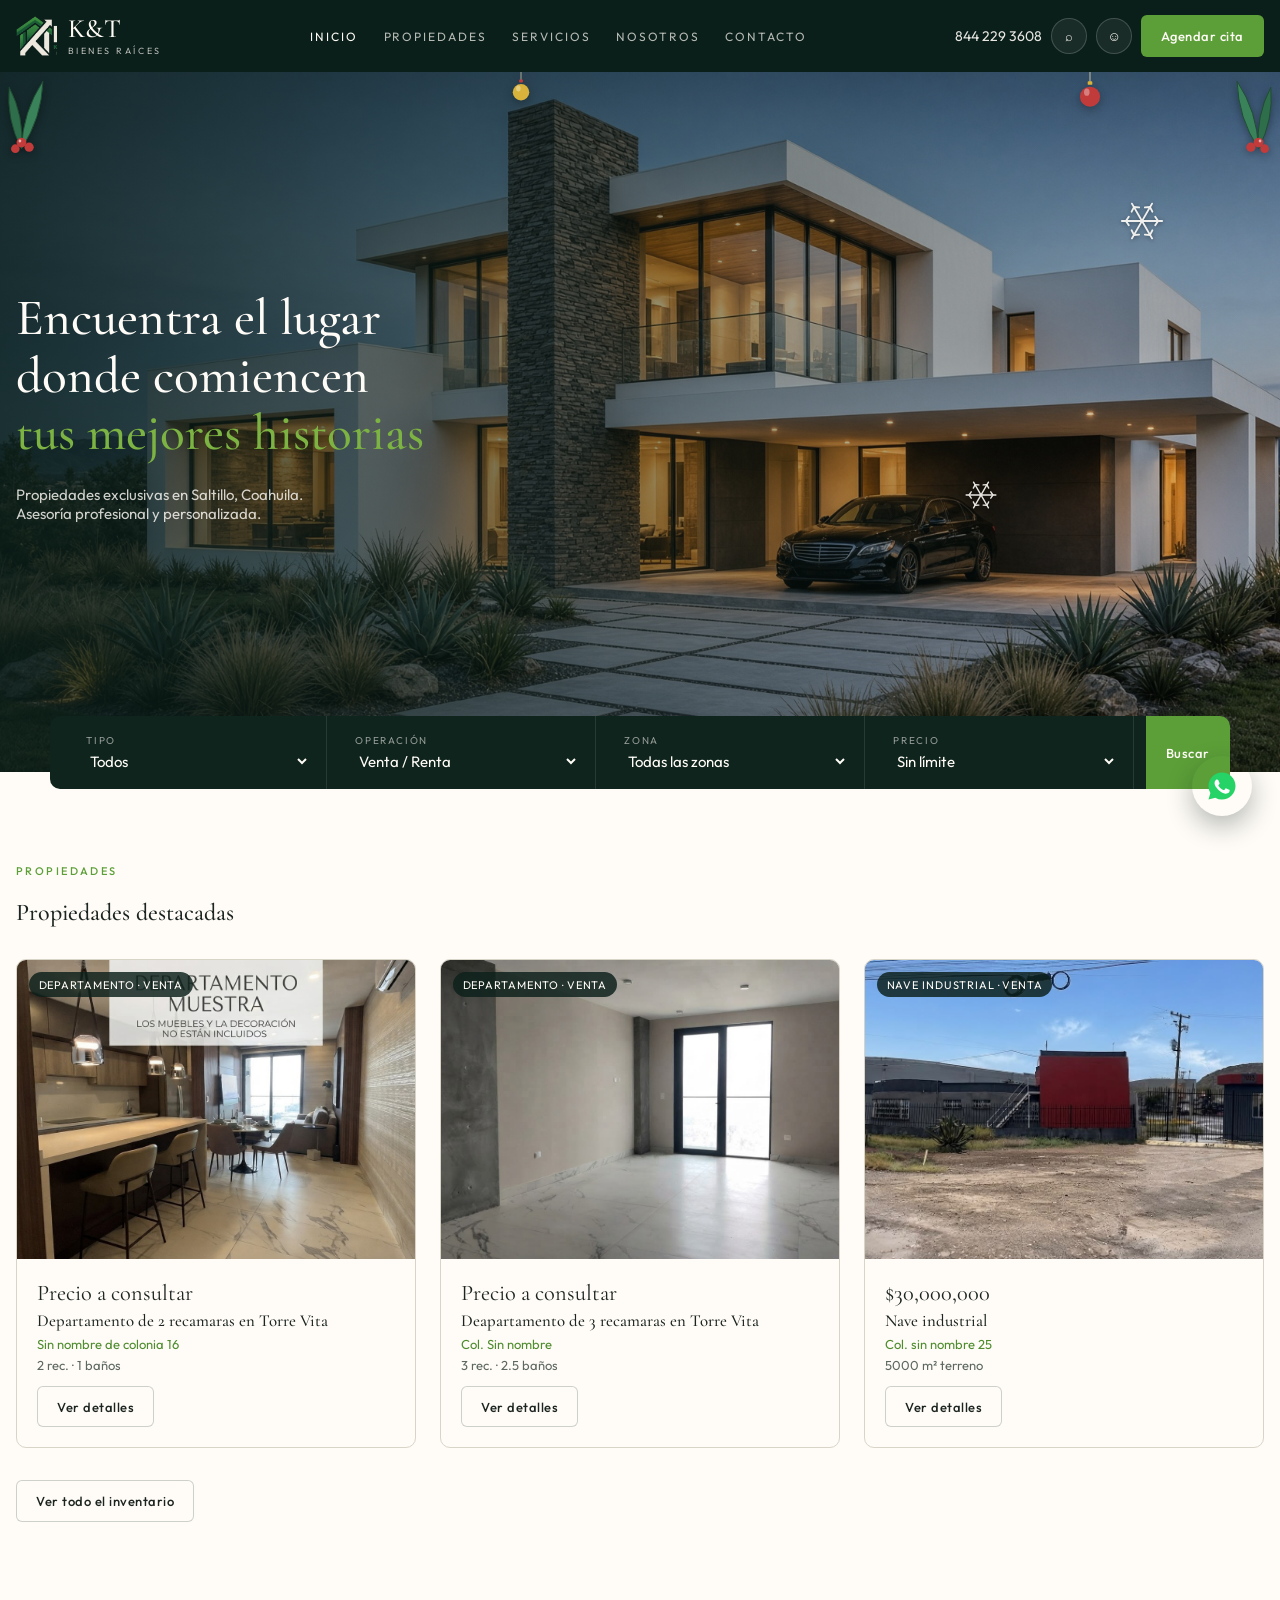
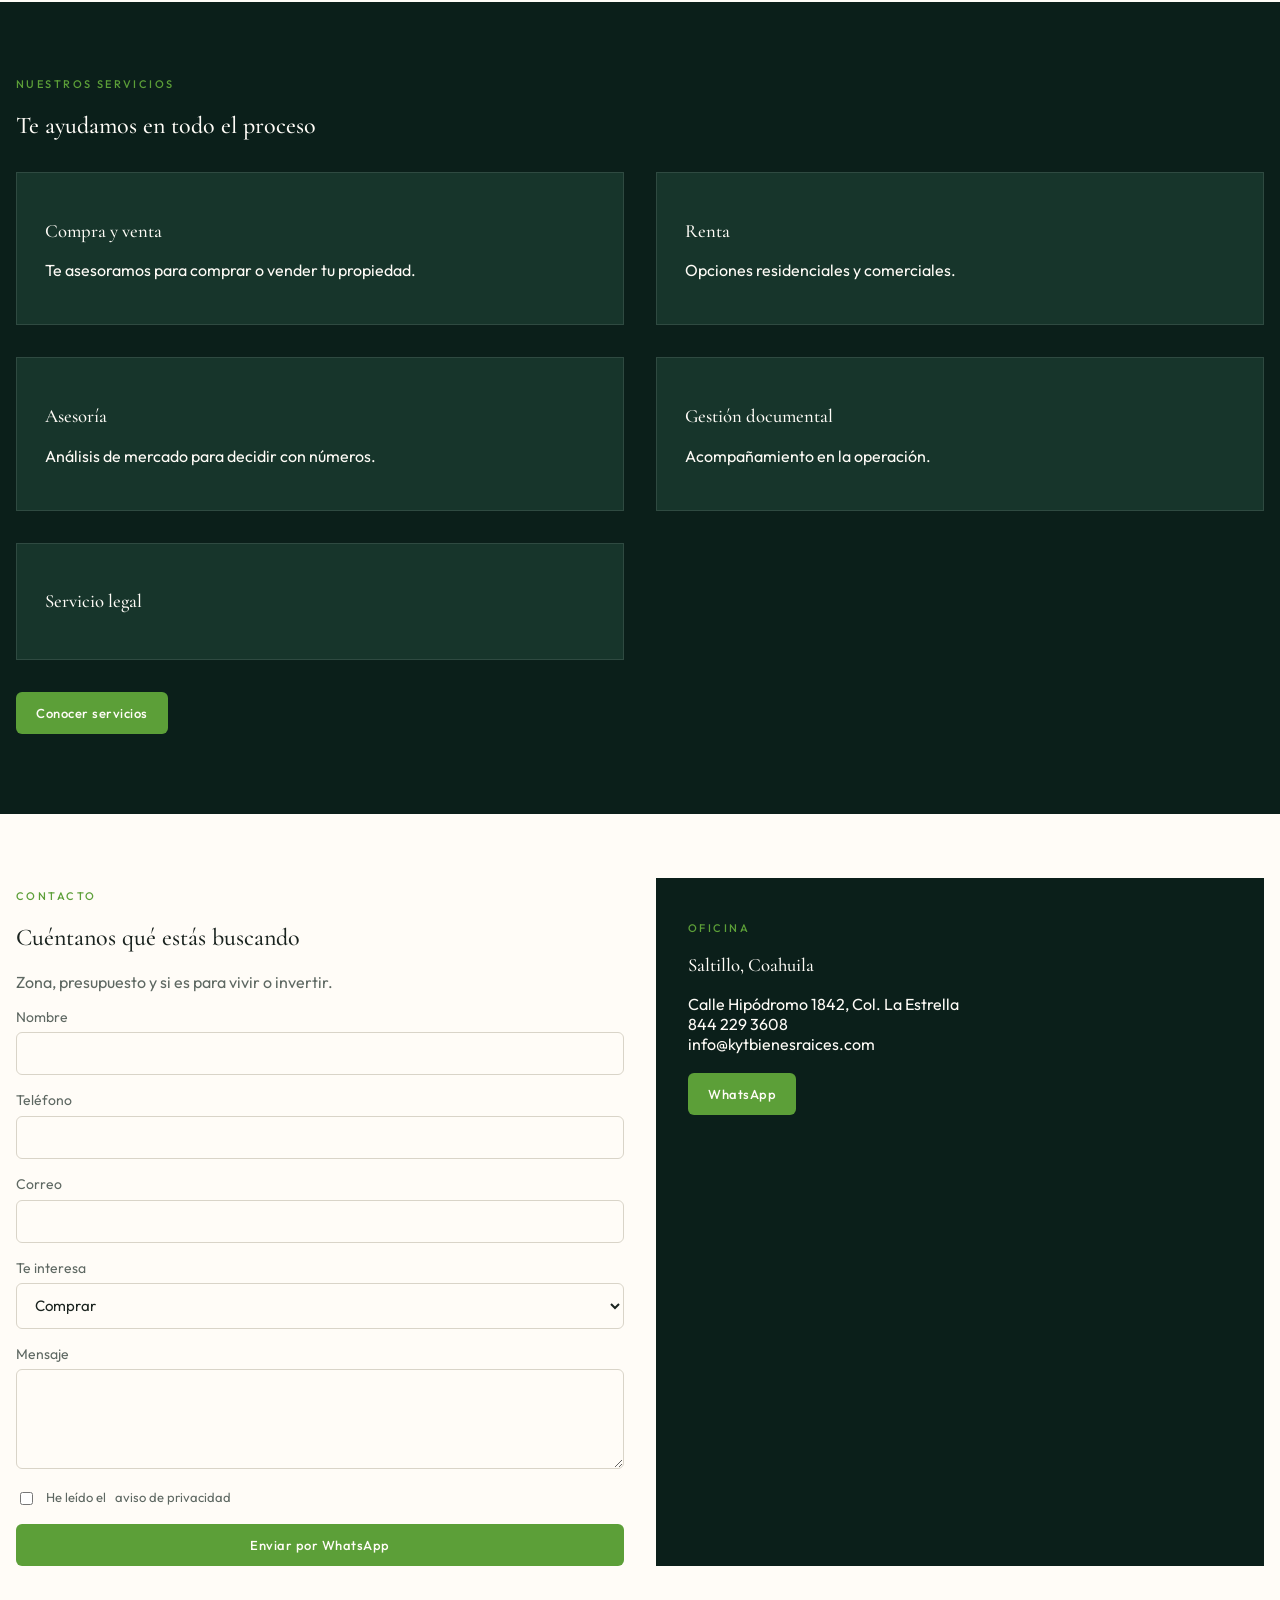
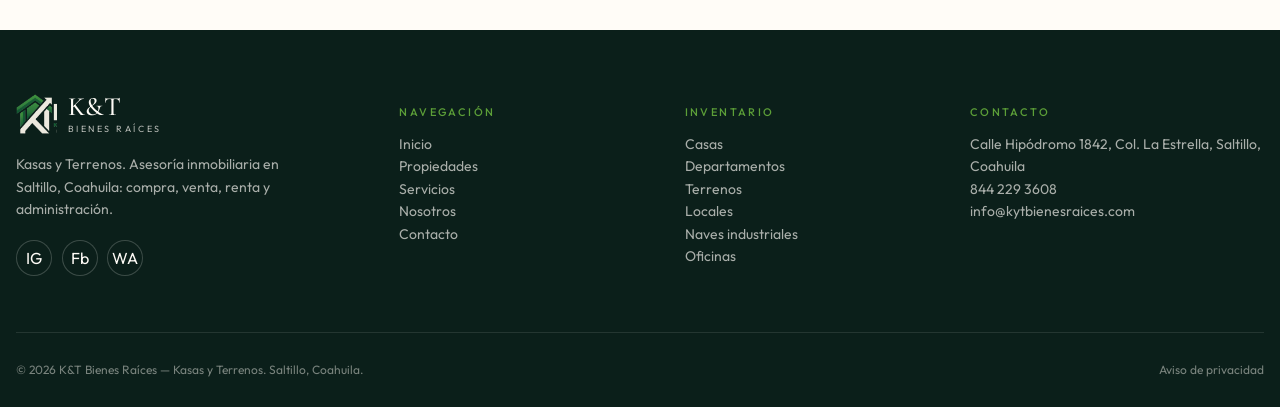
<file: index.html>
<!DOCTYPE html>
<html lang="es-MX">
<head>
  <meta charset="utf-8" />
  <meta name="viewport" content="width=device-width, initial-scale=1" />
  <title>K&T Bienes Raíces — Saltillo</title>
  <meta name="description" content="Inmobiliaria en Saltillo, Coahuila. Compra, venta y renta." />
  <link rel="icon" href="/favicon.svg" type="image/svg+xml" />
  <meta property="og:title" content="K&T Bienes Raíces" />
  <meta property="og:image" content="/og.jpg" />
  <link rel="preconnect" href="https://fonts.googleapis.com" />
  <link rel="preconnect" href="https://fonts.gstatic.com" crossorigin />
  <link href="https://fonts.googleapis.com/css2?family=Cormorant+Garamond:wght@500;600&family=Outfit:wght@400;500;600&display=swap" rel="stylesheet" />
  <link rel="stylesheet" href="/css/site.css" />
</head>
<body>
<header class="site">
  <div class="wrap bar">
    <a class="brand" href="/">
      <img src="/logo-mark-light.png" alt="" />
      <span><b>K&T</b><small>Bienes Raíces</small></span>
    </a>
    <nav class="desk" aria-label="Principal">
      <a href="/" class="active">Inicio</a>
      <a href="/propiedades/" class="">Propiedades</a>
      <a href="/servicios/" class="">Servicios</a>
      <a href="/nosotros/" class="">Nosotros</a>
      <a href="/contacto/" class="">Contacto</a>
    </nav>
    <div class="actions">
      <a class="phone-desk" href="tel:+528442293608" style="display:none"><span>844 229 3608</span></a>
      <div style="position:relative">
        <button class="icon-btn" type="button" data-search-toggle aria-label="Buscar">⌕</button>
        <form class="pop" data-search-pop data-header-search>
          <input name="q" placeholder="Zona, casa, terreno…" />
        </form>
      </div>
      <button class="icon-btn" type="button" data-open-cita aria-label="Agendar cita">☺</button>
      <button class="btn btn-green" type="button" data-open-cita>Agendar cita</button>
      <button class="icon-btn menu-btn" type="button" data-menu aria-label="Menú">☰</button>
    </div>
  </div>
  <div class="mobile wrap">
    <a href="/">Inicio</a>
    <a href="/propiedades/">Propiedades</a>
    <a href="/servicios/">Servicios</a>
    <a href="/nosotros/">Nosotros</a>
    <a href="/contacto/">Contacto</a>
    <a href="tel:+528442293608">844 229 3608</a>
    <button class="btn btn-green" type="button" data-open-cita style="margin:12px 0">Agendar cita</button>
  </div>
</header>

<section class="hero">
  <img class="slide on" src="/images/hero-villa.jpg" alt="">
  <img class="slide" src="/images/casa-cumbres.jpg" alt="">
  <img class="slide" src="/images/casa-campestre.jpg" alt="">
  <div class="shade"></div>
  <div class="wrap copy">
    <div>
      <h1>Encuentra el lugar<br>donde comiencen<br><span class="lime">tus mejores historias</span></h1>
      <p>Propiedades exclusivas en Saltillo, Coahuila.
Asesoría profesional y personalizada.</p>
    </div>
  </div>
</section>

<form class="search" data-filter>
  <div class="cell"><label>Tipo</label>
    <select name="tipo"><option value="todos">Todos</option><option value="casa">Casa</option><option value="departamento">Departamento</option><option value="terreno">Terreno</option><option value="local">Local comercial</option><option value="nave_industrial">Nave industrial</option><option value="oficina">Oficina</option></select>
  </div>
  <div class="cell"><label>Operación</label>
    <select name="operacion"><option value="todas">Venta / Renta</option><option value="venta">Venta</option><option value="renta">Renta</option></select>
  </div>
  <div class="cell"><label>Zona</label>
    <select name="zona"><option value="todas">Todas las zonas</option></select>
  </div>
  <div class="cell"><label>Precio</label>
    <select name="precio"><option value="">Sin límite</option><option value="2000000">Hasta $2,000,000</option><option value="4000000">Hasta $4,000,000</option><option value="8000000">Hasta $8,000,000</option></select>
  </div>
  <button class="btn btn-green" type="submit">Buscar</button>
</form>

<section class="section">
  <div class="wrap">
    <p class="eyebrow">Propiedades</p>
    <h2>Propiedades destacadas</h2>
    <div class="prop-grid" id="prop-destacadas" style="margin-top:2rem"></div>
    <div class="notice" id="prop-destacadas-empty" style="margin-top:2rem">
      <p class="eyebrow">Inventario</p>
      <h3>Estamos actualizando el inventario</h3>
      <p style="color:var(--muted);max-width:32rem">Estamos revisando el stock real de casas, departamentos, terrenos y locales en Saltillo. Deja tu búsqueda o agenda una cita.</p>
      <p style="margin-top:1.4rem;display:flex;gap:.7rem;flex-wrap:wrap">
        <button class="btn btn-green" type="button" data-open-cita>Agendar cita</button>
        <a class="btn btn-ink" href="/contacto/">Escribir</a>
      </p>
    </div>
    <p style="margin-top:2rem"><a class="btn btn-ink" href="/propiedades/">Ver todo el inventario</a></p>
  </div>
</section>
<section class="ink section">
  <div class="wrap">
    <p class="eyebrow">Nuestros servicios</p>
    <h2>Te ayudamos en todo el proceso</h2>
    <div class="grid-2" style="margin-top:2rem">
      <div class="card-border" style="background:#17352b;border-color:rgba(255,252,247,.1)"><h3>Compra y venta</h3><p class="muted">Te asesoramos para comprar o vender tu propiedad.</p></div>
      <div class="card-border" style="background:#17352b;border-color:rgba(255,252,247,.1)"><h3>Renta</h3><p class="muted">Opciones residenciales y comerciales.</p></div>
      <div class="card-border" style="background:#17352b;border-color:rgba(255,252,247,.1)"><h3>Asesoría</h3><p class="muted">Análisis de mercado para decidir con números.</p></div>
      <div class="card-border" style="background:#17352b;border-color:rgba(255,252,247,.1)"><h3>Gestión documental</h3><p class="muted">Acompañamiento en la operación.</p></div>
      <div class="card-border" style="background:#17352b;border-color:rgba(255,252,247,.1)"><h3>Servicio legal</h3></div>
    </div>
    <p style="margin-top:2rem"><a class="btn btn-green" href="/servicios/">Conocer servicios</a></p>
  </div>
</section>
<section class="section" id="contacto">
  <div class="wrap grid-2">
    <div>
      <p class="eyebrow">Contacto</p>
      <h2>Cuéntanos qué estás buscando</h2>
      <p style="color:var(--muted)">Zona, presupuesto y si es para vivir o invertir.</p>
      
<form data-contact-form style="display:grid;gap:1rem">
  <label><span class="lbl">Nombre</span><input class="field" name="name" required></label>
  <label><span class="lbl">Teléfono</span><input class="field" name="phone" required></label>
  <label><span class="lbl">Correo</span><input class="field" name="email" type="email" required></label>
  <label><span class="lbl">Te interesa</span>
    <select class="field" name="interest"><option value="comprar">Comprar</option><option value="rentar">Rentar</option><option value="vender">Vender mi propiedad</option><option value="valuar">Valuación</option></select>
  </label>
  <label><span class="lbl">Mensaje</span><textarea class="field" name="message" rows="4" required></textarea></label>
  <label style="display:flex;gap:.6rem;align-items:start;font-size:13px;color:var(--muted)">
    <input type="checkbox" required style="margin-top:3px"> He leído el <a href="/aviso-de-privacidad/">aviso de privacidad</a>
  </label>
  <button class="btn btn-green" type="submit">Enviar por WhatsApp</button>
</form>

    </div>
    <div class="ink" style="padding:2rem">
      <p class="eyebrow">Oficina</p>
      <h3>Saltillo, Coahuila</h3>
      <p class="muted">Calle Hipódromo 1842, Col. La Estrella<br>844 229 3608<br>info@kytbienesraices.com</p>
      <p style="margin-top:1.2rem"><a class="btn btn-green" href="https://wa.me/528442293608" target="_blank" rel="noreferrer">WhatsApp</a></p>
    </div>
  </div>
</section>

<footer class="site">
  <div class="wrap grid">
    <div>
      <a class="brand" href="/"><img src="/logo-mark-light.png" alt="" /><span><b>K&T</b><small>Bienes Raíces</small></span></a>
      <p class="muted" style="margin-top:1.2rem;max-width:18rem">Kasas y Terrenos. Asesoría inmobiliaria en Saltillo, Coahuila: compra, venta, renta y administración.</p>
      <p class="social" style="margin-top:1.2rem">
        <a href="https://www.instagram.com/ktbienesr_mx/" target="_blank" rel="noreferrer">IG</a>
        <a href="https://www.facebook.com/Ramiro.Sanchez22" target="_blank" rel="noreferrer">Fb</a>
        <a href="https://wa.me/528442293608" target="_blank" rel="noreferrer">WA</a>
      </p>
    </div>
    <div>
      <p class="eyebrow">Navegación</p>
      <p class="muted"><a href="/">Inicio</a><br><a href="/propiedades/">Propiedades</a><br><a href="/servicios/">Servicios</a><br><a href="/nosotros/">Nosotros</a><br><a href="/contacto/">Contacto</a></p>
    </div>
    <div>
      <p class="eyebrow">Inventario</p>
      <p class="muted"><a href="/propiedades/?tipo=casa">Casas</a><br><a href="/propiedades/?tipo=departamento">Departamentos</a><br><a href="/propiedades/?tipo=terreno">Terrenos</a><br><a href="/propiedades/?tipo=local">Locales</a><br><a href="/propiedades/?tipo=nave_industrial">Naves industriales</a><br><a href="/propiedades/?tipo=oficina">Oficinas</a></p>
    </div>
    <div>
      <p class="eyebrow">Contacto</p>
      <p class="muted">Calle Hipódromo 1842, Col. La Estrella, Saltillo, Coahuila<br><a href="tel:+528442293608">844 229 3608</a><br><a href="mailto:info@kytbienesraices.com">info@kytbienesraices.com</a></p>
    </div>
  </div>
  <div class="wrap legal">
    <p>© 2026 K&T Bienes Raíces — Kasas y Terrenos. Saltillo, Coahuila.</p>
    <p><a href="/aviso-de-privacidad/">Aviso de privacidad</a></p>
  </div>
</footer>
<div class="modal" id="cita">
  <button class="bg" data-close-cita type="button" aria-label="Cerrar"></button>
  <div class="box">
    <p class="eyebrow">Agenda</p>
    <h2>Agendar una cita</h2>
    <form id="cita-form" class="grid" style="display:grid;gap:1rem;margin-top:1rem">
      <label><span class="lbl">Nombre completo</span><input class="field" name="name" required></label>
      <label><span class="lbl">Teléfono</span><input class="field" name="phone" required></label>
      <label><span class="lbl">Correo</span><input class="field" name="email" type="email" required></label>
      <label><span class="lbl">Fecha</span><input class="field" name="date" type="date" required></label>
      <label><span class="lbl">Hora</span>
        <select class="field" name="time"><option>10:00</option><option>11:00</option><option>12:00</option><option>16:00</option><option>17:00</option></select>
      </label>
      <label><span class="lbl">Tipo</span>
        <select class="field" name="type"><option>Visita a propiedad</option><option>Asesoría en oficina</option><option>Valuación de inmueble</option></select>
      </label>
      <label><span class="lbl">Notas</span><textarea class="field" name="note" rows="3"></textarea></label>
      <label style="display:flex;gap:.6rem;align-items:start;font-size:13px;color:var(--muted)">
        <input type="checkbox" required style="margin-top:3px"> He leído el <a href="/aviso-de-privacidad/">aviso de privacidad</a>
      </label>
      <button class="btn btn-green" type="submit">Enviar por WhatsApp</button>
    </form>
  </div>
</div>
<a class="wa-float" href="https://wa.me/528442293608?text=Hola%2C%20quiero%20m%C3%A1s%20informaci%C3%B3n" target="_blank" rel="noreferrer" aria-label="Escríbenos por WhatsApp">
  <svg viewBox="0 0 32 32" fill="none" xmlns="http://www.w3.org/2000/svg" aria-hidden="true">
    <path d="M16.004 4C9.377 4 4 9.373 4 16c0 2.237.615 4.33 1.683 6.125L4 28l6.051-1.652A11.93 11.93 0 0 0 16.004 28C22.63 28 28 22.627 28 16S22.63 4 16.004 4Z" fill="#25D366"/>
    <path d="M22.1 19.19c-.33-.166-1.95-.962-2.253-1.073-.303-.11-.523-.166-.743.166-.22.33-.852 1.073-1.044 1.294-.192.22-.385.248-.715.083-.33-.166-1.393-.513-2.653-1.637-.981-.874-1.643-1.953-1.836-2.283-.192-.33-.02-.508.145-.673.149-.148.33-.386.495-.579.165-.192.22-.33.33-.55.11-.22.055-.413-.028-.579-.083-.166-.743-1.79-1.018-2.452-.268-.645-.541-.558-.743-.568-.192-.009-.413-.011-.633-.011-.22 0-.578.083-.88.413-.303.33-1.157 1.131-1.157 2.757 0 1.626 1.184 3.197 1.349 3.418.165.22 2.33 3.557 5.646 4.986.789.34 1.404.544 1.884.697.792.252 1.513.216 2.084.131.636-.095 1.95-.797 2.225-1.567.275-.77.275-1.431.192-1.567-.082-.137-.302-.22-.632-.386Z" fill="#fff"/>
  </svg>
</a>
<script src="/js/site.js"></script>
<script src="/js/propiedades.js"></script>
<!-- Permite que los enlaces de invitación del panel /admin inicien sesión correctamente -->
<script src="https://identity.netlify.com/v1/netlify-identity-widget.js"></script>
<script>
  if (window.netlifyIdentity) {
    window.netlifyIdentity.on("init", (user) => {
      if (!user) {
        window.netlifyIdentity.on("login", () => {
          document.location.href = "/admin/";
        });
      }
    });
  }
</script>
</body></html>
</file>
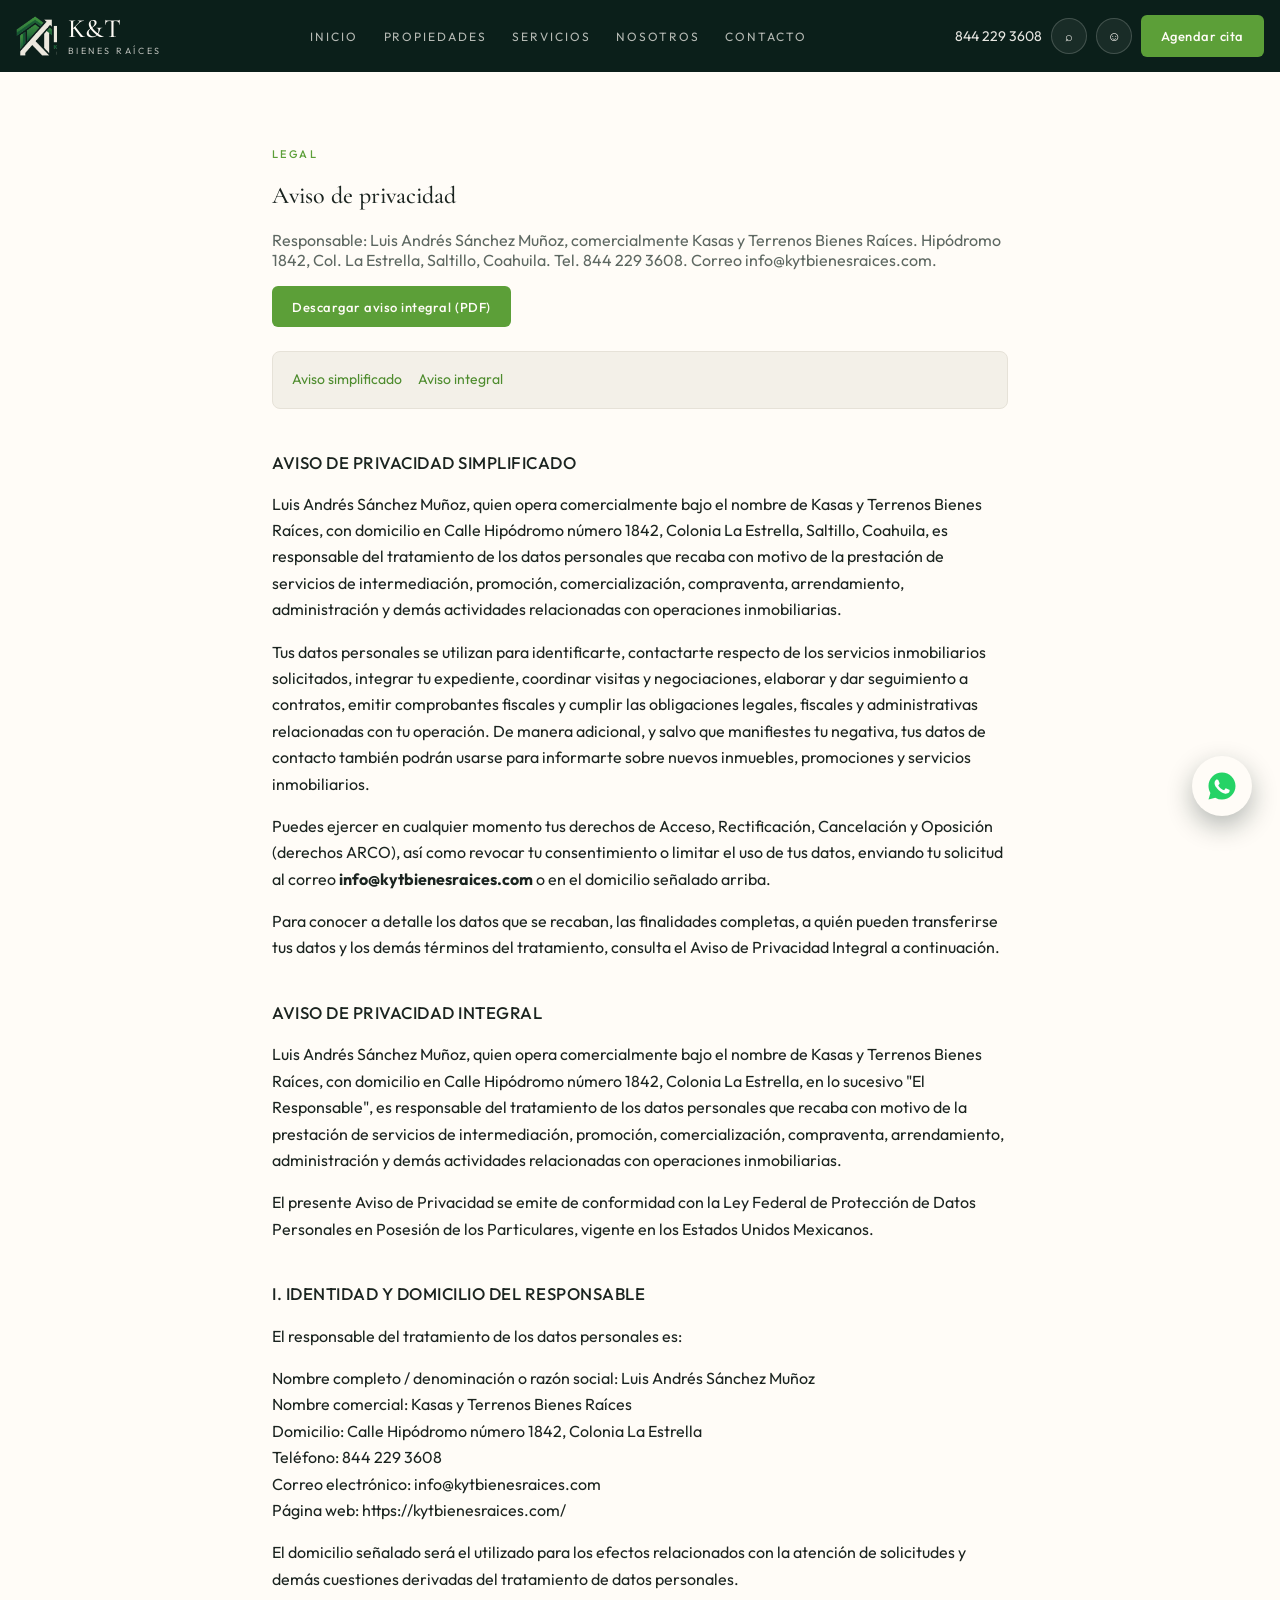
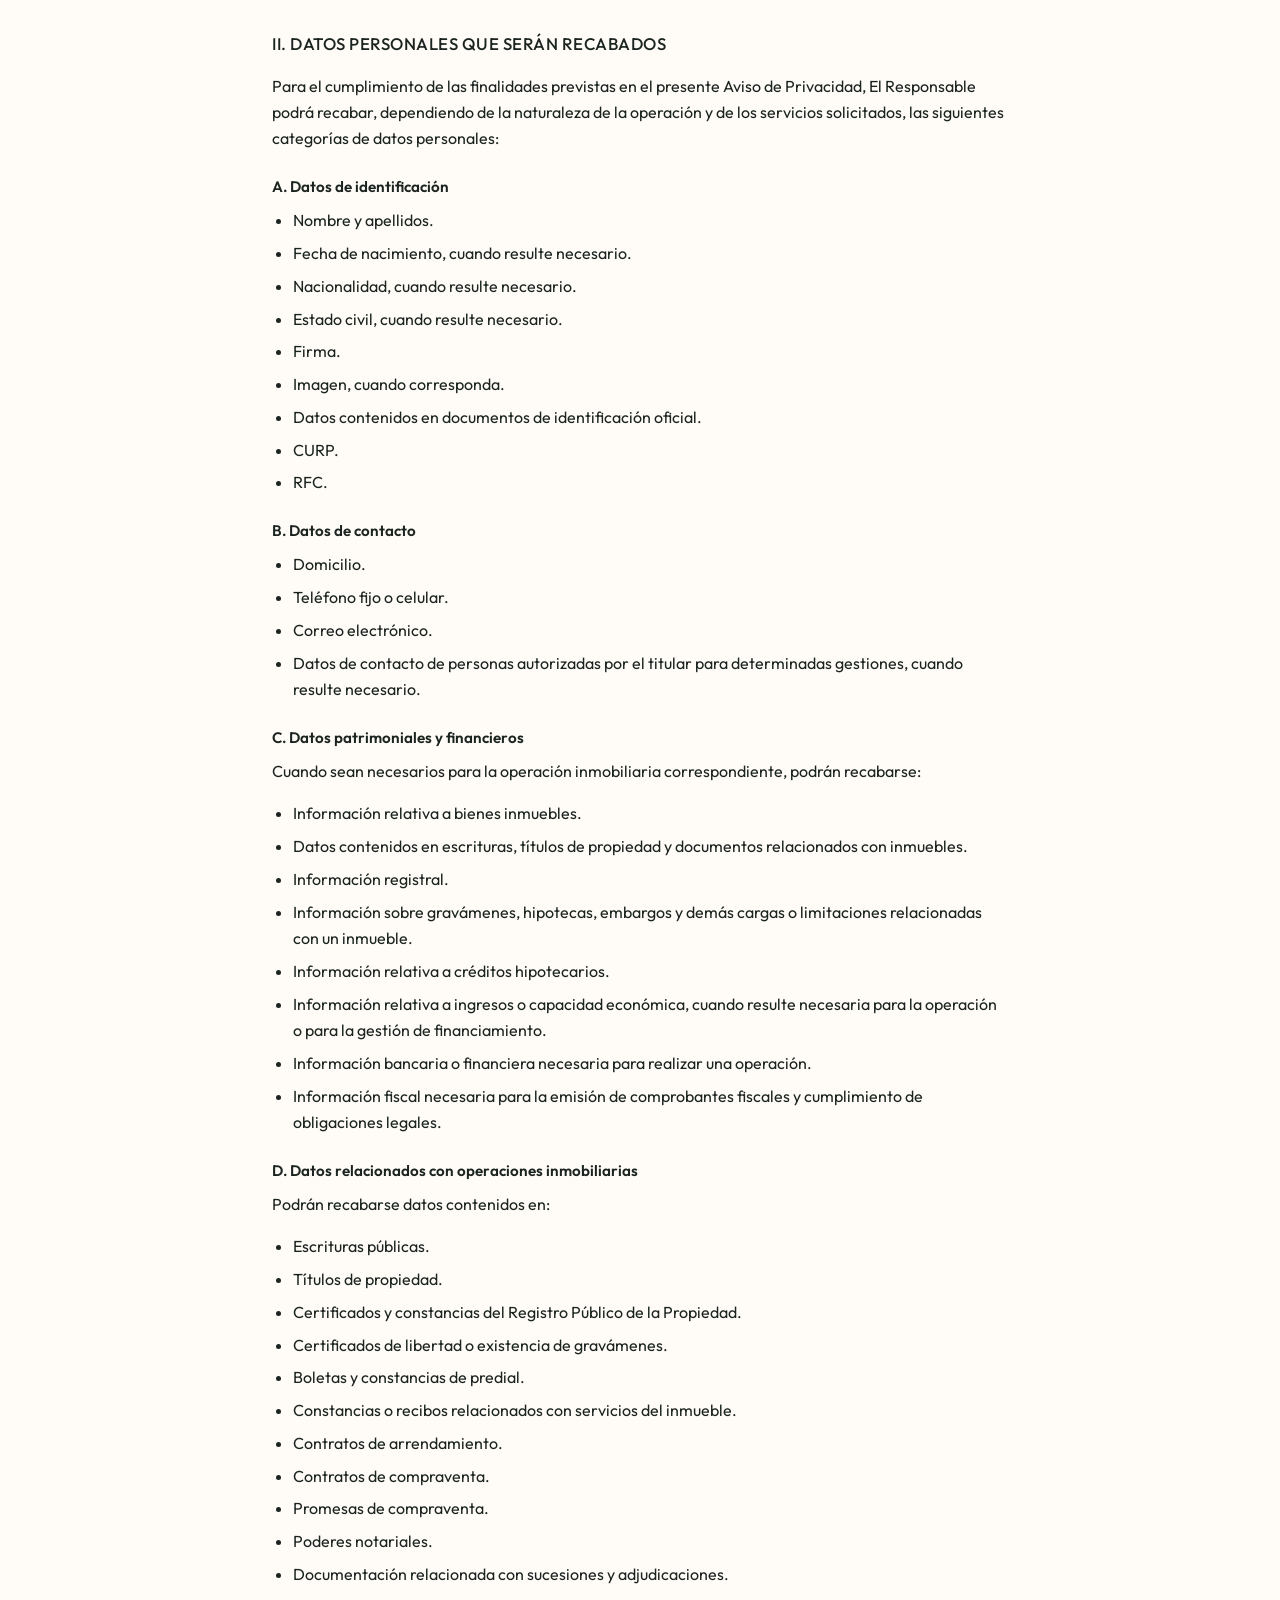
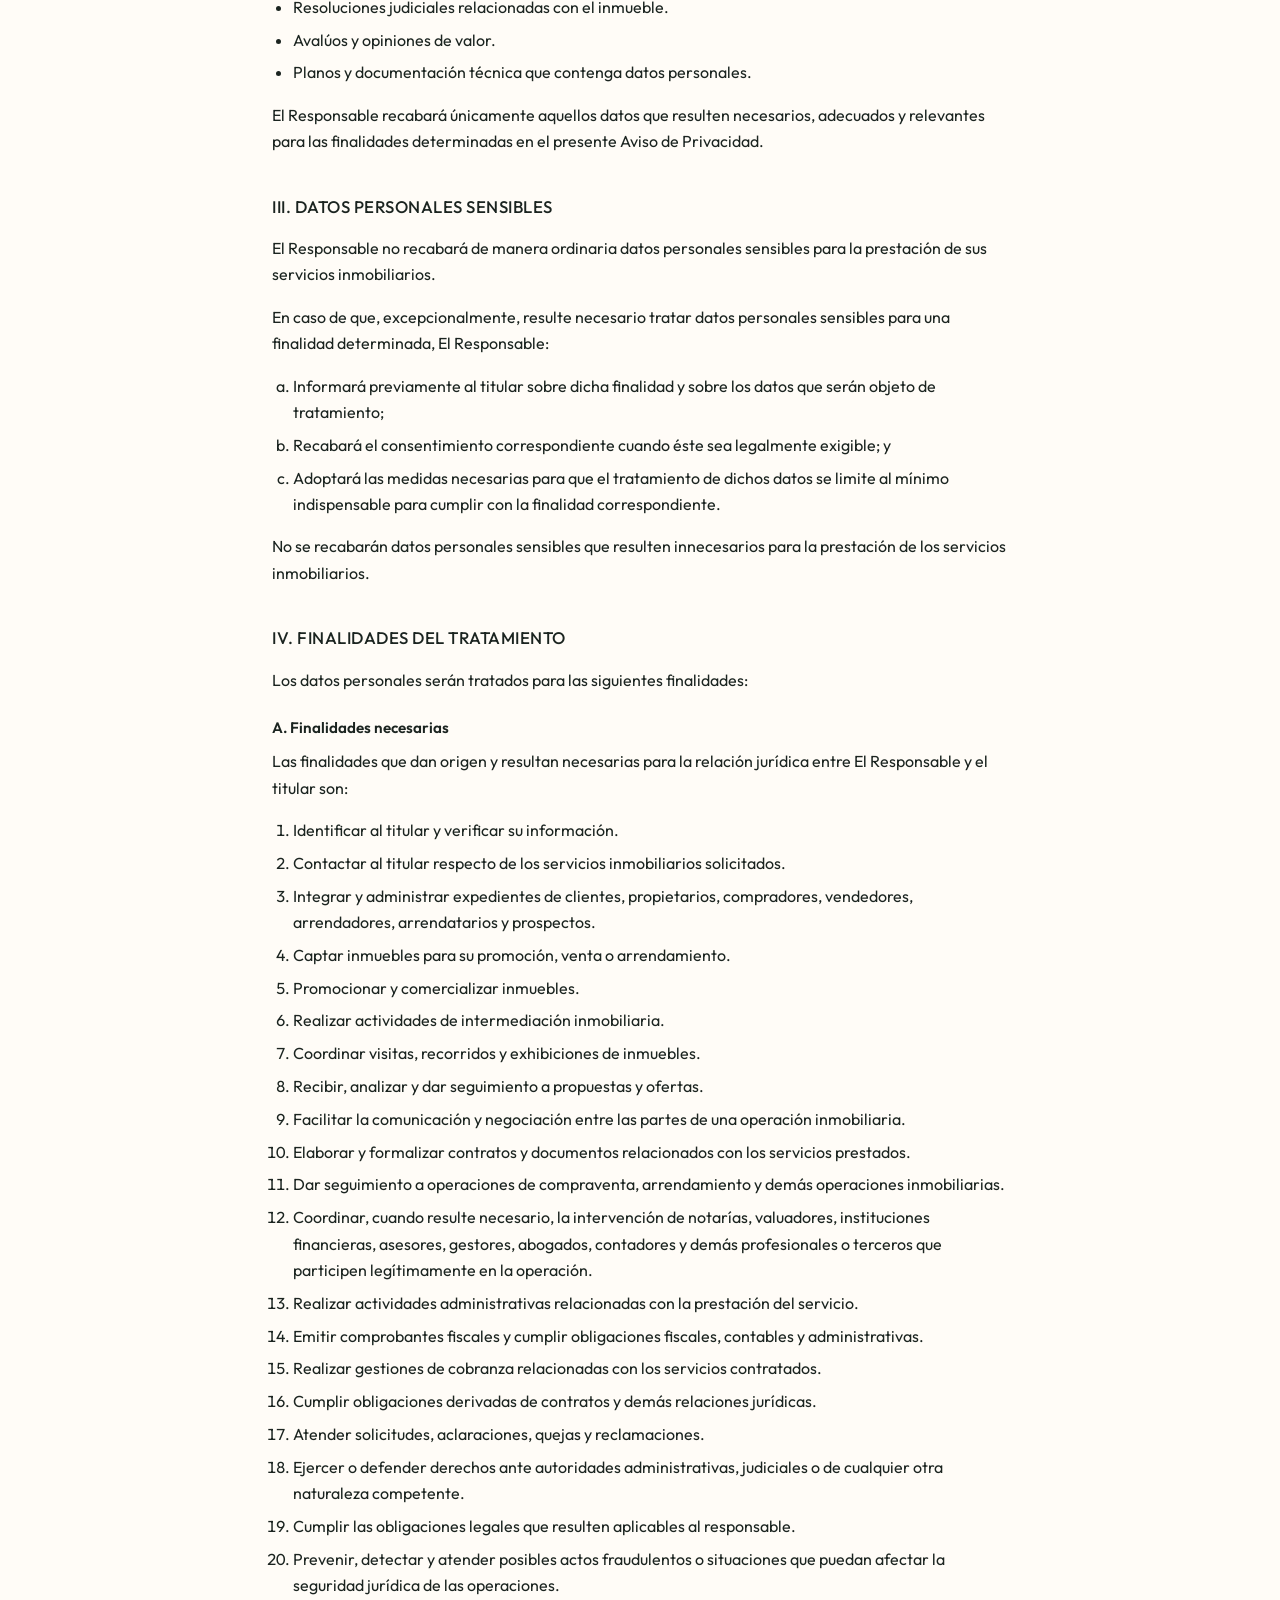
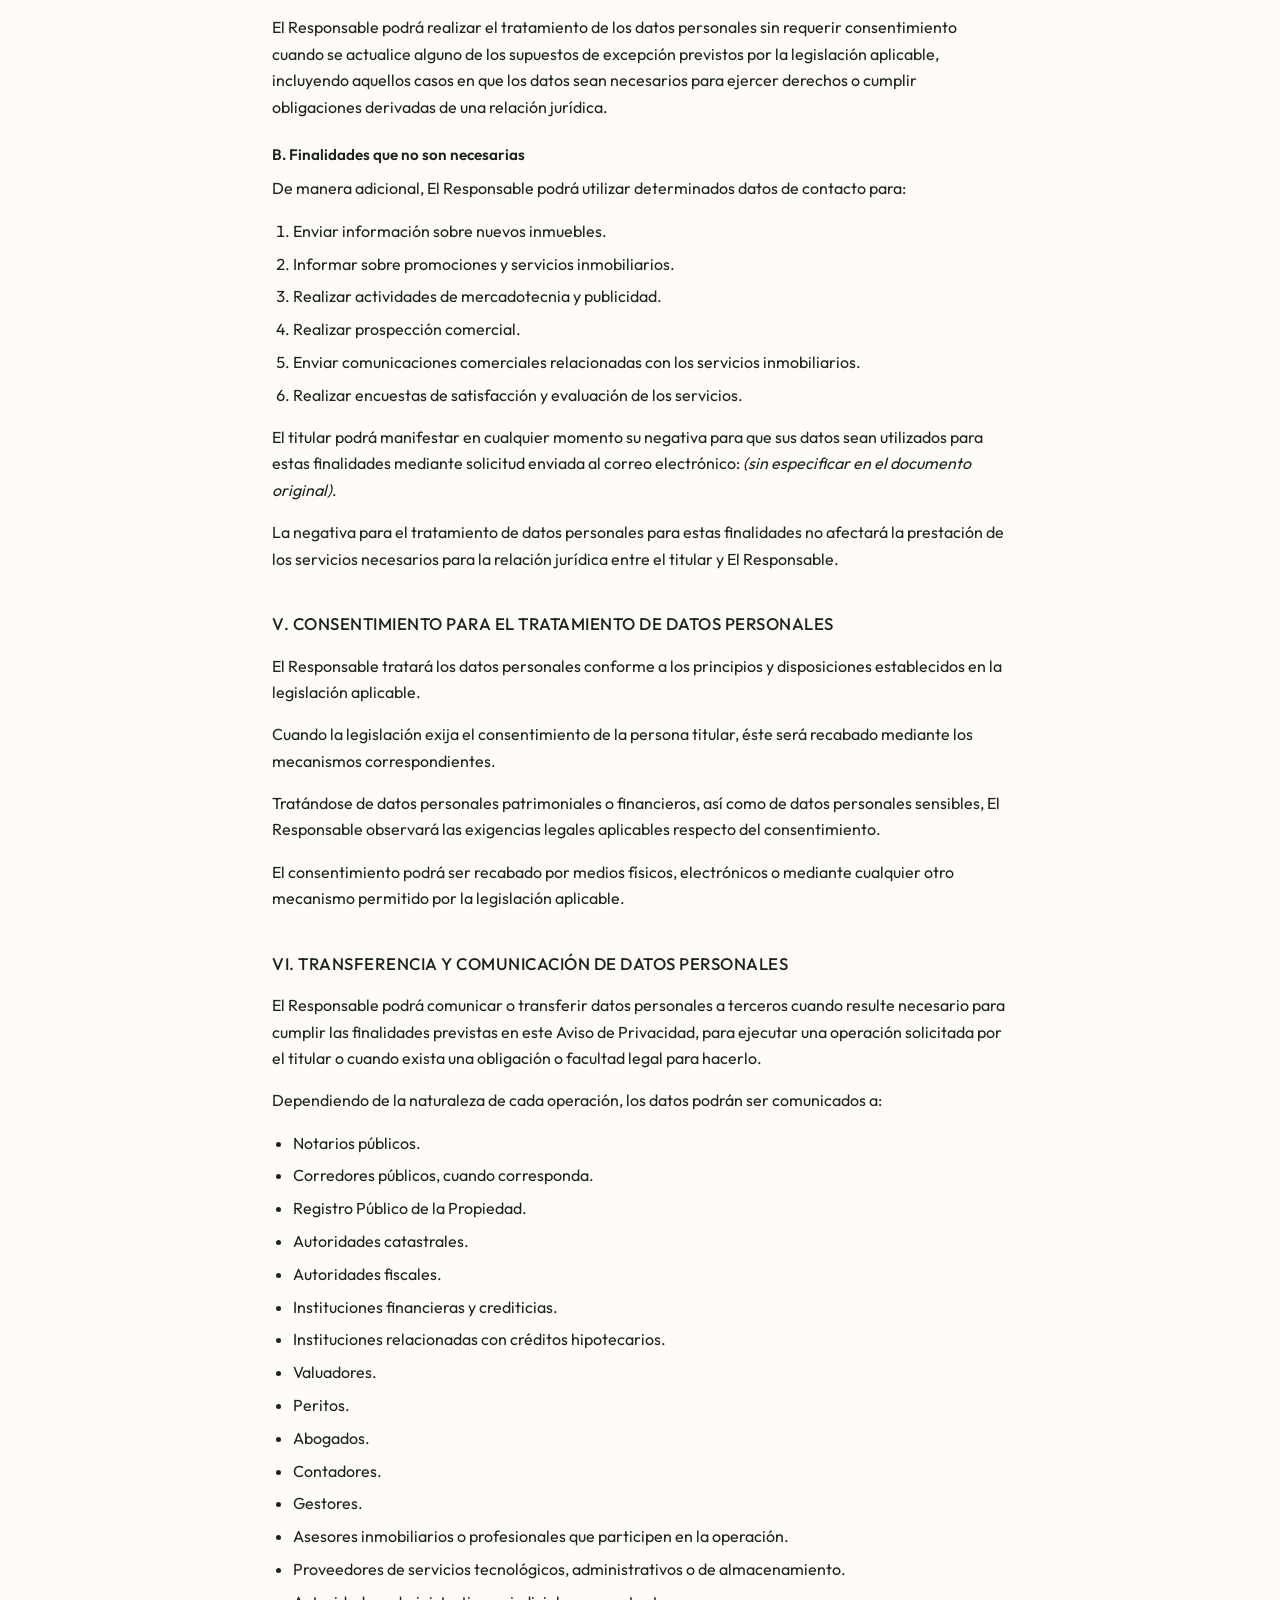
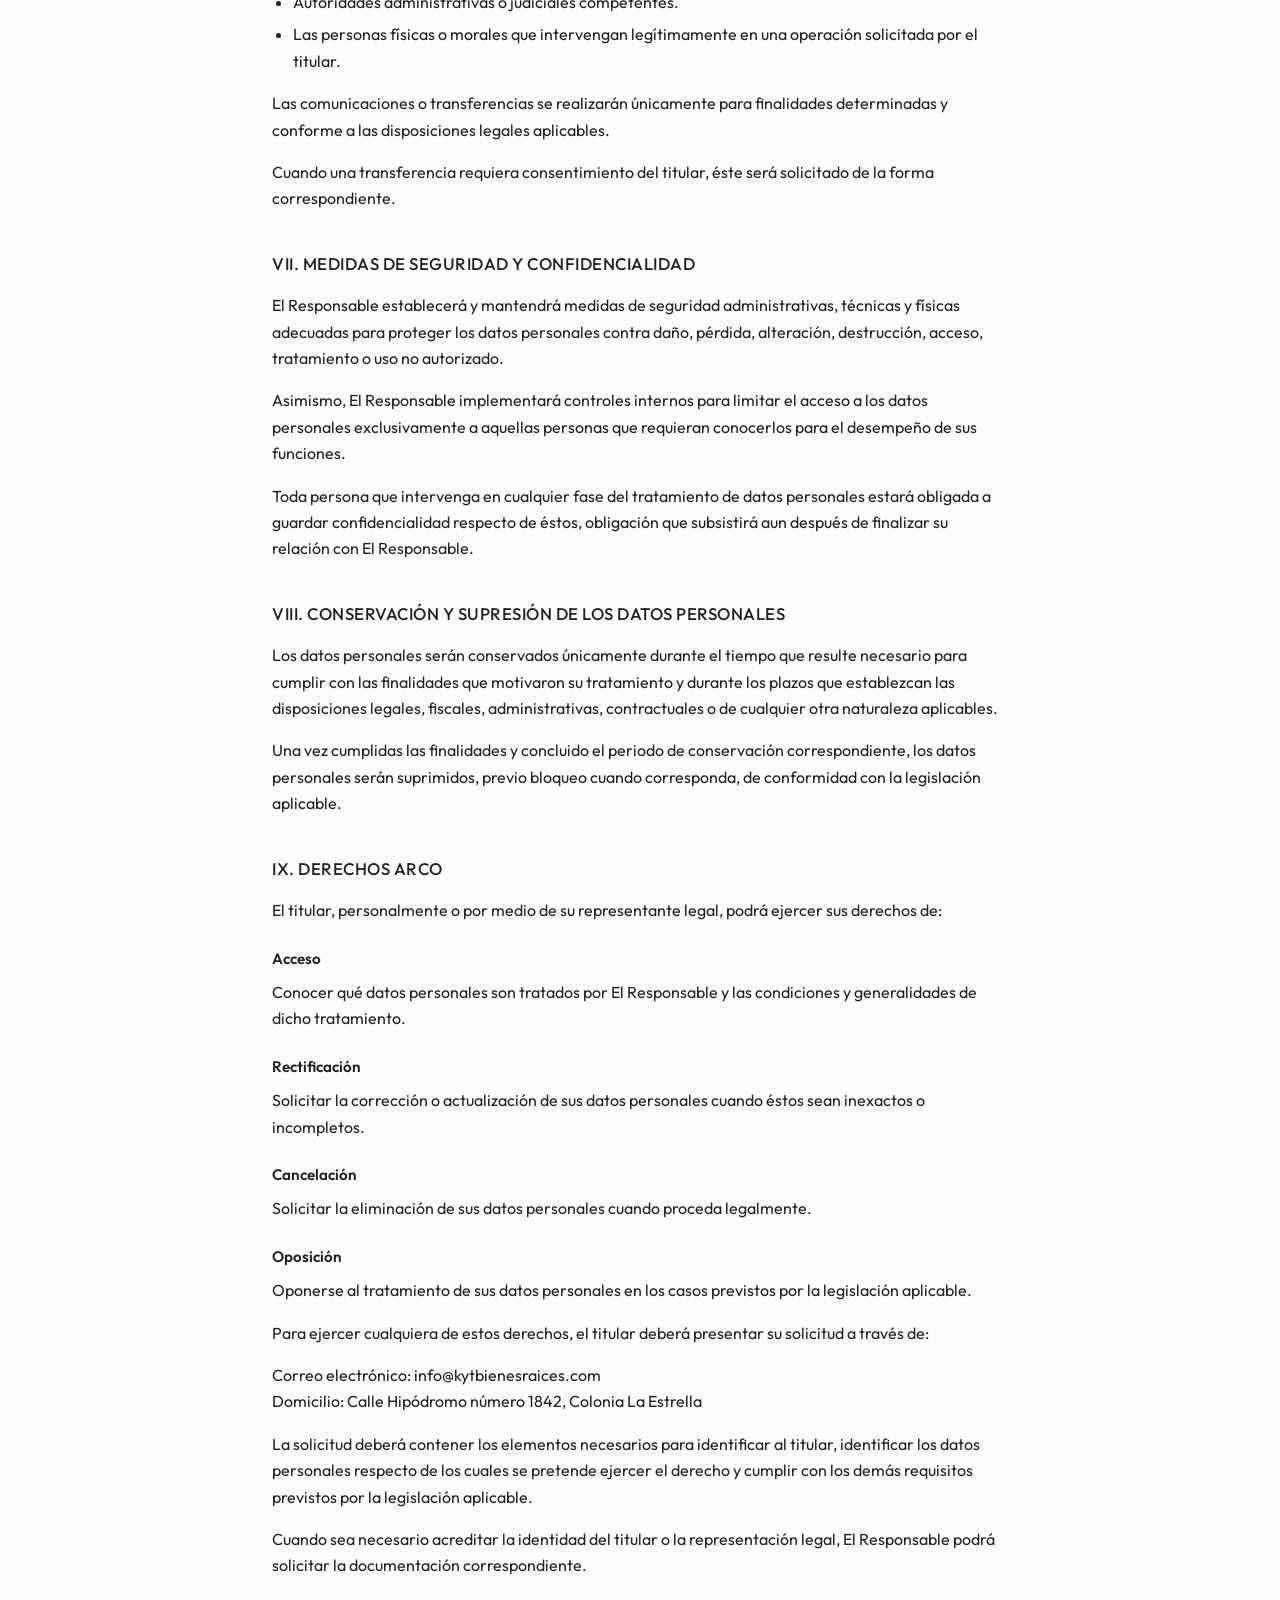
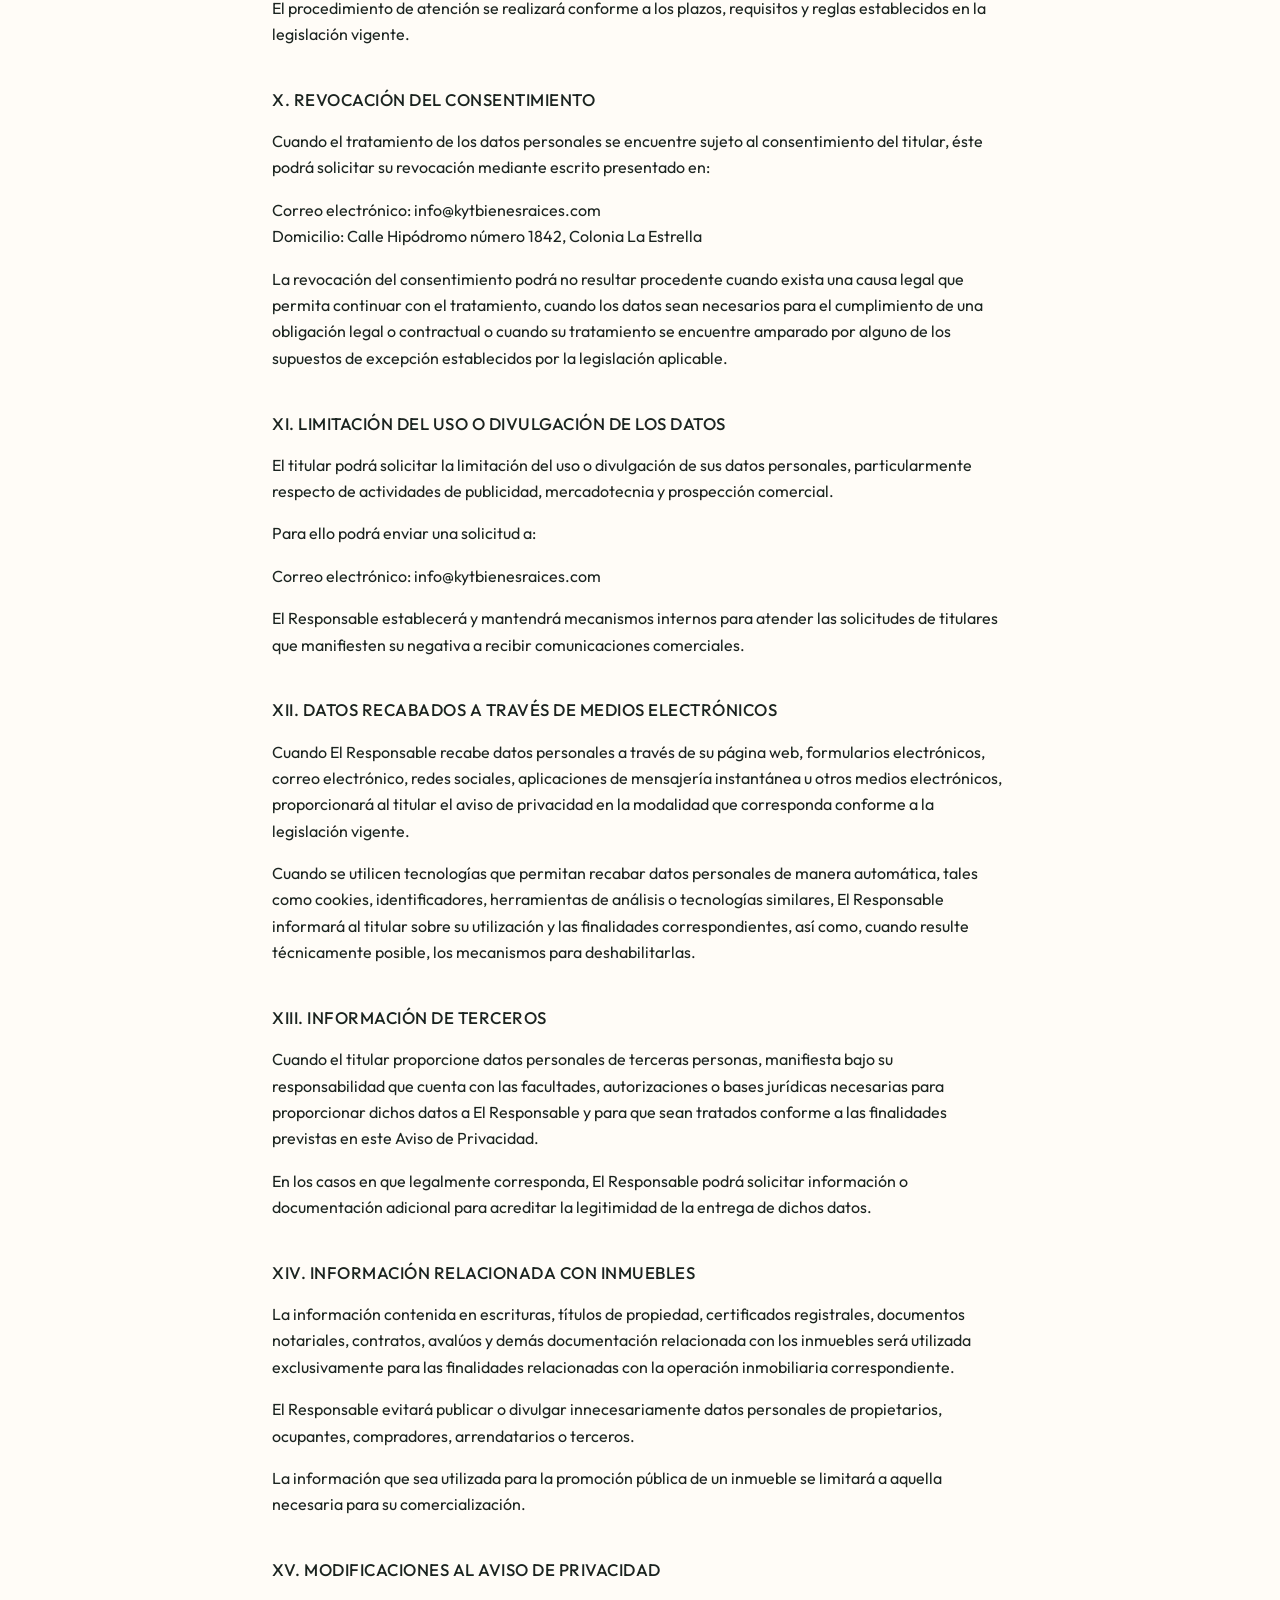
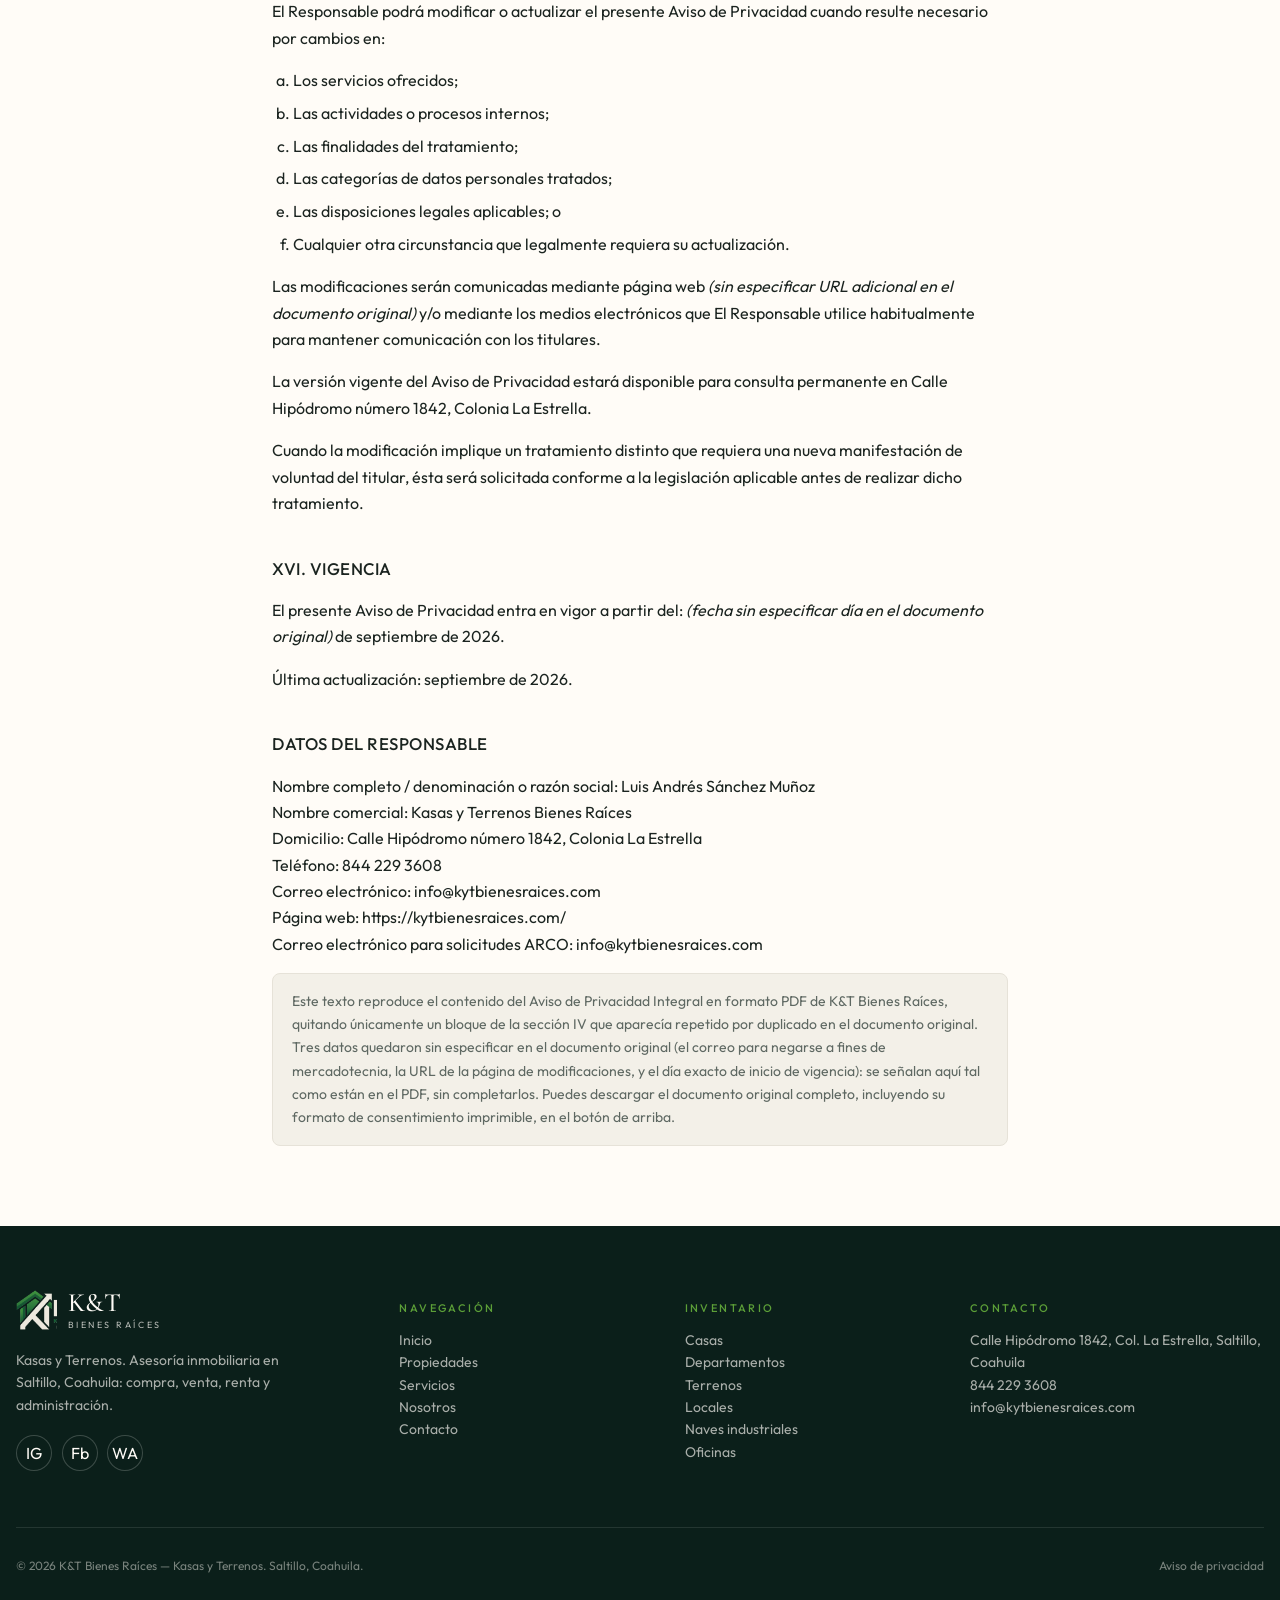
<file: aviso-de-privacidad/index.html>
<!DOCTYPE html>
<html lang="es-MX">
<head>
  <meta charset="utf-8" />
  <meta name="viewport" content="width=device-width, initial-scale=1" />
  <title>Aviso de privacidad — K&T</title>
  <meta name="description" content="Aviso de privacidad integral." />
  <link rel="icon" href="/favicon.svg" type="image/svg+xml" />
  <meta property="og:title" content="K&T Bienes Raíces" />
  <meta property="og:image" content="/og.jpg" />
  <link rel="preconnect" href="https://fonts.googleapis.com" />
  <link rel="preconnect" href="https://fonts.gstatic.com" crossorigin />
  <link href="https://fonts.googleapis.com/css2?family=Cormorant+Garamond:wght@500;600&family=Outfit:wght@400;500;600&display=swap" rel="stylesheet" />
  <link rel="stylesheet" href="/css/site.css" />
</head>
<body>
<header class="site">
  <div class="wrap bar">
    <a class="brand" href="/">
      <img src="/logo-mark-light.png" alt="" />
      <span><b>K&T</b><small>Bienes Raíces</small></span>
    </a>
    <nav class="desk" aria-label="Principal">
      <a href="/" class="">Inicio</a>
      <a href="/propiedades/" class="">Propiedades</a>
      <a href="/servicios/" class="">Servicios</a>
      <a href="/nosotros/" class="">Nosotros</a>
      <a href="/contacto/" class="">Contacto</a>
    </nav>
    <div class="actions">
      <a class="phone-desk" href="tel:+528442293608" style="display:none"><span>844 229 3608</span></a>
      <div style="position:relative">
        <button class="icon-btn" type="button" data-search-toggle aria-label="Buscar">⌕</button>
        <form class="pop" data-search-pop data-header-search>
          <input name="q" placeholder="Zona, casa, terreno…" />
        </form>
      </div>
      <button class="icon-btn" type="button" data-open-cita aria-label="Agendar cita">☺</button>
      <button class="btn btn-green" type="button" data-open-cita>Agendar cita</button>
      <button class="icon-btn menu-btn" type="button" data-menu aria-label="Menú">☰</button>
    </div>
  </div>
  <div class="mobile wrap">
    <a href="/">Inicio</a>
    <a href="/propiedades/">Propiedades</a>
    <a href="/servicios/">Servicios</a>
    <a href="/nosotros/">Nosotros</a>
    <a href="/contacto/">Contacto</a>
    <a href="tel:+528442293608">844 229 3608</a>
    <button class="btn btn-green" type="button" data-open-cita style="margin:12px 0">Agendar cita</button>
  </div>
</header>

<section class="section"><div class="wrap" style="max-width:46rem">
  <p class="eyebrow">Legal</p>
  <h1>Aviso de privacidad</h1>
  <p style="color:var(--muted)">Responsable: Luis Andrés Sánchez Muñoz, comercialmente Kasas y Terrenos Bienes Raíces. Hipódromo 1842, Col. La Estrella, Saltillo, Coahuila. Tel. 844 229 3608. Correo info@kytbienesraices.com.</p>
  <p><a class="btn btn-green" href="/aviso-de-privacidad.pdf">Descargar aviso integral (PDF)</a></p>

  <div class="legal-doc">
    <nav class="toc" aria-label="Contenido">
      <a href="#simplificado">Aviso simplificado</a>
      <a href="#integral">Aviso integral</a>
    </nav>

    <h2 id="simplificado">Aviso de privacidad simplificado</h2>
    <p>Luis Andrés Sánchez Muñoz, quien opera comercialmente bajo el nombre de Kasas y Terrenos Bienes Raíces, con domicilio en Calle Hipódromo número 1842, Colonia La Estrella, Saltillo, Coahuila, es responsable del tratamiento de los datos personales que recaba con motivo de la prestación de servicios de intermediación, promoción, comercialización, compraventa, arrendamiento, administración y demás actividades relacionadas con operaciones inmobiliarias.</p>
    <p>Tus datos personales se utilizan para identificarte, contactarte respecto de los servicios inmobiliarios solicitados, integrar tu expediente, coordinar visitas y negociaciones, elaborar y dar seguimiento a contratos, emitir comprobantes fiscales y cumplir las obligaciones legales, fiscales y administrativas relacionadas con tu operación. De manera adicional, y salvo que manifiestes tu negativa, tus datos de contacto también podrán usarse para informarte sobre nuevos inmuebles, promociones y servicios inmobiliarios.</p>
    <p>Puedes ejercer en cualquier momento tus derechos de Acceso, Rectificación, Cancelación y Oposición (derechos ARCO), así como revocar tu consentimiento o limitar el uso de tus datos, enviando tu solicitud al correo <strong>info@kytbienesraices.com</strong> o en el domicilio señalado arriba.</p>
    <p>Para conocer a detalle los datos que se recaban, las finalidades completas, a quién pueden transferirse tus datos y los demás términos del tratamiento, consulta el <a href="#integral">Aviso de Privacidad Integral</a> a continuación.</p>

    <h2 id="integral">Aviso de privacidad integral</h2>
    <p>Luis Andrés Sánchez Muñoz, quien opera comercialmente bajo el nombre de Kasas y Terrenos Bienes Raíces, con domicilio en Calle Hipódromo número 1842, Colonia La Estrella, en lo sucesivo "El Responsable", es responsable del tratamiento de los datos personales que recaba con motivo de la prestación de servicios de intermediación, promoción, comercialización, compraventa, arrendamiento, administración y demás actividades relacionadas con operaciones inmobiliarias.</p>
    <p>El presente Aviso de Privacidad se emite de conformidad con la Ley Federal de Protección de Datos Personales en Posesión de los Particulares, vigente en los Estados Unidos Mexicanos.</p>

    <h2>I. Identidad y domicilio del responsable</h2>
    <p>El responsable del tratamiento de los datos personales es:</p>
    <p>Nombre completo / denominación o razón social: Luis Andrés Sánchez Muñoz<br>
    Nombre comercial: Kasas y Terrenos Bienes Raíces<br>
    Domicilio: Calle Hipódromo número 1842, Colonia La Estrella<br>
    Teléfono: 844 229 3608<br>
    Correo electrónico: info@kytbienesraices.com<br>
    Página web: https://kytbienesraices.com/</p>
    <p>El domicilio señalado será el utilizado para los efectos relacionados con la atención de solicitudes y demás cuestiones derivadas del tratamiento de datos personales.</p>

    <h2>II. Datos personales que serán recabados</h2>
    <p>Para el cumplimiento de las finalidades previstas en el presente Aviso de Privacidad, El Responsable podrá recabar, dependiendo de la naturaleza de la operación y de los servicios solicitados, las siguientes categorías de datos personales:</p>

    <h3>A. Datos de identificación</h3>
    <ul>
      <li>Nombre y apellidos.</li>
      <li>Fecha de nacimiento, cuando resulte necesario.</li>
      <li>Nacionalidad, cuando resulte necesario.</li>
      <li>Estado civil, cuando resulte necesario.</li>
      <li>Firma.</li>
      <li>Imagen, cuando corresponda.</li>
      <li>Datos contenidos en documentos de identificación oficial.</li>
      <li>CURP.</li>
      <li>RFC.</li>
    </ul>

    <h3>B. Datos de contacto</h3>
    <ul>
      <li>Domicilio.</li>
      <li>Teléfono fijo o celular.</li>
      <li>Correo electrónico.</li>
      <li>Datos de contacto de personas autorizadas por el titular para determinadas gestiones, cuando resulte necesario.</li>
    </ul>

    <h3>C. Datos patrimoniales y financieros</h3>
    <p>Cuando sean necesarios para la operación inmobiliaria correspondiente, podrán recabarse:</p>
    <ul>
      <li>Información relativa a bienes inmuebles.</li>
      <li>Datos contenidos en escrituras, títulos de propiedad y documentos relacionados con inmuebles.</li>
      <li>Información registral.</li>
      <li>Información sobre gravámenes, hipotecas, embargos y demás cargas o limitaciones relacionadas con un inmueble.</li>
      <li>Información relativa a créditos hipotecarios.</li>
      <li>Información relativa a ingresos o capacidad económica, cuando resulte necesaria para la operación o para la gestión de financiamiento.</li>
      <li>Información bancaria o financiera necesaria para realizar una operación.</li>
      <li>Información fiscal necesaria para la emisión de comprobantes fiscales y cumplimiento de obligaciones legales.</li>
    </ul>

    <h3>D. Datos relacionados con operaciones inmobiliarias</h3>
    <p>Podrán recabarse datos contenidos en:</p>
    <ul>
      <li>Escrituras públicas.</li>
      <li>Títulos de propiedad.</li>
      <li>Certificados y constancias del Registro Público de la Propiedad.</li>
      <li>Certificados de libertad o existencia de gravámenes.</li>
      <li>Boletas y constancias de predial.</li>
      <li>Constancias o recibos relacionados con servicios del inmueble.</li>
      <li>Contratos de arrendamiento.</li>
      <li>Contratos de compraventa.</li>
      <li>Promesas de compraventa.</li>
      <li>Poderes notariales.</li>
      <li>Documentación relacionada con sucesiones y adjudicaciones.</li>
      <li>Resoluciones judiciales relacionadas con el inmueble.</li>
      <li>Avalúos y opiniones de valor.</li>
      <li>Planos y documentación técnica que contenga datos personales.</li>
    </ul>
    <p>El Responsable recabará únicamente aquellos datos que resulten necesarios, adecuados y relevantes para las finalidades determinadas en el presente Aviso de Privacidad.</p>

    <h2>III. Datos personales sensibles</h2>
    <p>El Responsable no recabará de manera ordinaria datos personales sensibles para la prestación de sus servicios inmobiliarios.</p>
    <p>En caso de que, excepcionalmente, resulte necesario tratar datos personales sensibles para una finalidad determinada, El Responsable:</p>
    <ol type="a">
      <li>Informará previamente al titular sobre dicha finalidad y sobre los datos que serán objeto de tratamiento;</li>
      <li>Recabará el consentimiento correspondiente cuando éste sea legalmente exigible; y</li>
      <li>Adoptará las medidas necesarias para que el tratamiento de dichos datos se limite al mínimo indispensable para cumplir con la finalidad correspondiente.</li>
    </ol>
    <p>No se recabarán datos personales sensibles que resulten innecesarios para la prestación de los servicios inmobiliarios.</p>

    <h2>IV. Finalidades del tratamiento</h2>
    <p>Los datos personales serán tratados para las siguientes finalidades:</p>
    <h3>A. Finalidades necesarias</h3>
    <p>Las finalidades que dan origen y resultan necesarias para la relación jurídica entre El Responsable y el titular son:</p>
    <ol>
      <li>Identificar al titular y verificar su información.</li>
      <li>Contactar al titular respecto de los servicios inmobiliarios solicitados.</li>
      <li>Integrar y administrar expedientes de clientes, propietarios, compradores, vendedores, arrendadores, arrendatarios y prospectos.</li>
      <li>Captar inmuebles para su promoción, venta o arrendamiento.</li>
      <li>Promocionar y comercializar inmuebles.</li>
      <li>Realizar actividades de intermediación inmobiliaria.</li>
      <li>Coordinar visitas, recorridos y exhibiciones de inmuebles.</li>
      <li>Recibir, analizar y dar seguimiento a propuestas y ofertas.</li>
      <li>Facilitar la comunicación y negociación entre las partes de una operación inmobiliaria.</li>
      <li>Elaborar y formalizar contratos y documentos relacionados con los servicios prestados.</li>
      <li>Dar seguimiento a operaciones de compraventa, arrendamiento y demás operaciones inmobiliarias.</li>
      <li>Coordinar, cuando resulte necesario, la intervención de notarías, valuadores, instituciones financieras, asesores, gestores, abogados, contadores y demás profesionales o terceros que participen legítimamente en la operación.</li>
      <li>Realizar actividades administrativas relacionadas con la prestación del servicio.</li>
      <li>Emitir comprobantes fiscales y cumplir obligaciones fiscales, contables y administrativas.</li>
      <li>Realizar gestiones de cobranza relacionadas con los servicios contratados.</li>
      <li>Cumplir obligaciones derivadas de contratos y demás relaciones jurídicas.</li>
      <li>Atender solicitudes, aclaraciones, quejas y reclamaciones.</li>
      <li>Ejercer o defender derechos ante autoridades administrativas, judiciales o de cualquier otra naturaleza competente.</li>
      <li>Cumplir las obligaciones legales que resulten aplicables al responsable.</li>
      <li>Prevenir, detectar y atender posibles actos fraudulentos o situaciones que puedan afectar la seguridad jurídica de las operaciones.</li>
    </ol>
    <p>El Responsable podrá realizar el tratamiento de los datos personales sin requerir consentimiento cuando se actualice alguno de los supuestos de excepción previstos por la legislación aplicable, incluyendo aquellos casos en que los datos sean necesarios para ejercer derechos o cumplir obligaciones derivadas de una relación jurídica.</p>
    <h3>B. Finalidades que no son necesarias</h3>
    <p>De manera adicional, El Responsable podrá utilizar determinados datos de contacto para:</p>
    <ol>
      <li>Enviar información sobre nuevos inmuebles.</li>
      <li>Informar sobre promociones y servicios inmobiliarios.</li>
      <li>Realizar actividades de mercadotecnia y publicidad.</li>
      <li>Realizar prospección comercial.</li>
      <li>Enviar comunicaciones comerciales relacionadas con los servicios inmobiliarios.</li>
      <li>Realizar encuestas de satisfacción y evaluación de los servicios.</li>
    </ol>
    <p>El titular podrá manifestar en cualquier momento su negativa para que sus datos sean utilizados para estas finalidades mediante solicitud enviada al correo electrónico: <em>(sin especificar en el documento original)</em>.</p>
    <p>La negativa para el tratamiento de datos personales para estas finalidades no afectará la prestación de los servicios necesarios para la relación jurídica entre el titular y El Responsable.</p>

    <h2>V. Consentimiento para el tratamiento de datos personales</h2>
    <p>El Responsable tratará los datos personales conforme a los principios y disposiciones establecidos en la legislación aplicable.</p>
    <p>Cuando la legislación exija el consentimiento de la persona titular, éste será recabado mediante los mecanismos correspondientes.</p>
    <p>Tratándose de datos personales patrimoniales o financieros, así como de datos personales sensibles, El Responsable observará las exigencias legales aplicables respecto del consentimiento.</p>
    <p>El consentimiento podrá ser recabado por medios físicos, electrónicos o mediante cualquier otro mecanismo permitido por la legislación aplicable.</p>

    <h2>VI. Transferencia y comunicación de datos personales</h2>
    <p>El Responsable podrá comunicar o transferir datos personales a terceros cuando resulte necesario para cumplir las finalidades previstas en este Aviso de Privacidad, para ejecutar una operación solicitada por el titular o cuando exista una obligación o facultad legal para hacerlo.</p>
    <p>Dependiendo de la naturaleza de cada operación, los datos podrán ser comunicados a:</p>
    <ul>
      <li>Notarios públicos.</li>
      <li>Corredores públicos, cuando corresponda.</li>
      <li>Registro Público de la Propiedad.</li>
      <li>Autoridades catastrales.</li>
      <li>Autoridades fiscales.</li>
      <li>Instituciones financieras y crediticias.</li>
      <li>Instituciones relacionadas con créditos hipotecarios.</li>
      <li>Valuadores.</li>
      <li>Peritos.</li>
      <li>Abogados.</li>
      <li>Contadores.</li>
      <li>Gestores.</li>
      <li>Asesores inmobiliarios o profesionales que participen en la operación.</li>
      <li>Proveedores de servicios tecnológicos, administrativos o de almacenamiento.</li>
      <li>Autoridades administrativas o judiciales competentes.</li>
      <li>Las personas físicas o morales que intervengan legítimamente en una operación solicitada por el titular.</li>
    </ul>
    <p>Las comunicaciones o transferencias se realizarán únicamente para finalidades determinadas y conforme a las disposiciones legales aplicables.</p>
    <p>Cuando una transferencia requiera consentimiento del titular, éste será solicitado de la forma correspondiente.</p>

    <h2>VII. Medidas de seguridad y confidencialidad</h2>
    <p>El Responsable establecerá y mantendrá medidas de seguridad administrativas, técnicas y físicas adecuadas para proteger los datos personales contra daño, pérdida, alteración, destrucción, acceso, tratamiento o uso no autorizado.</p>
    <p>Asimismo, El Responsable implementará controles internos para limitar el acceso a los datos personales exclusivamente a aquellas personas que requieran conocerlos para el desempeño de sus funciones.</p>
    <p>Toda persona que intervenga en cualquier fase del tratamiento de datos personales estará obligada a guardar confidencialidad respecto de éstos, obligación que subsistirá aun después de finalizar su relación con El Responsable.</p>

    <h2>VIII. Conservación y supresión de los datos personales</h2>
    <p>Los datos personales serán conservados únicamente durante el tiempo que resulte necesario para cumplir con las finalidades que motivaron su tratamiento y durante los plazos que establezcan las disposiciones legales, fiscales, administrativas, contractuales o de cualquier otra naturaleza aplicables.</p>
    <p>Una vez cumplidas las finalidades y concluido el periodo de conservación correspondiente, los datos personales serán suprimidos, previo bloqueo cuando corresponda, de conformidad con la legislación aplicable.</p>

    <h2>IX. Derechos ARCO</h2>
    <p>El titular, personalmente o por medio de su representante legal, podrá ejercer sus derechos de:</p>
    <h3>Acceso</h3>
    <p>Conocer qué datos personales son tratados por El Responsable y las condiciones y generalidades de dicho tratamiento.</p>
    <h3>Rectificación</h3>
    <p>Solicitar la corrección o actualización de sus datos personales cuando éstos sean inexactos o incompletos.</p>
    <h3>Cancelación</h3>
    <p>Solicitar la eliminación de sus datos personales cuando proceda legalmente.</p>
    <h3>Oposición</h3>
    <p>Oponerse al tratamiento de sus datos personales en los casos previstos por la legislación aplicable.</p>
    <p>Para ejercer cualquiera de estos derechos, el titular deberá presentar su solicitud a través de:</p>
    <p>Correo electrónico: info@kytbienesraices.com<br>Domicilio: Calle Hipódromo número 1842, Colonia La Estrella</p>
    <p>La solicitud deberá contener los elementos necesarios para identificar al titular, identificar los datos personales respecto de los cuales se pretende ejercer el derecho y cumplir con los demás requisitos previstos por la legislación aplicable.</p>
    <p>Cuando sea necesario acreditar la identidad del titular o la representación legal, El Responsable podrá solicitar la documentación correspondiente.</p>
    <p>El procedimiento de atención se realizará conforme a los plazos, requisitos y reglas establecidos en la legislación vigente.</p>

    <h2>X. Revocación del consentimiento</h2>
    <p>Cuando el tratamiento de los datos personales se encuentre sujeto al consentimiento del titular, éste podrá solicitar su revocación mediante escrito presentado en:</p>
    <p>Correo electrónico: info@kytbienesraices.com<br>Domicilio: Calle Hipódromo número 1842, Colonia La Estrella</p>
    <p>La revocación del consentimiento podrá no resultar procedente cuando exista una causa legal que permita continuar con el tratamiento, cuando los datos sean necesarios para el cumplimiento de una obligación legal o contractual o cuando su tratamiento se encuentre amparado por alguno de los supuestos de excepción establecidos por la legislación aplicable.</p>

    <h2>XI. Limitación del uso o divulgación de los datos</h2>
    <p>El titular podrá solicitar la limitación del uso o divulgación de sus datos personales, particularmente respecto de actividades de publicidad, mercadotecnia y prospección comercial.</p>
    <p>Para ello podrá enviar una solicitud a:</p>
    <p>Correo electrónico: info@kytbienesraices.com</p>
    <p>El Responsable establecerá y mantendrá mecanismos internos para atender las solicitudes de titulares que manifiesten su negativa a recibir comunicaciones comerciales.</p>

    <h2>XII. Datos recabados a través de medios electrónicos</h2>
    <p>Cuando El Responsable recabe datos personales a través de su página web, formularios electrónicos, correo electrónico, redes sociales, aplicaciones de mensajería instantánea u otros medios electrónicos, proporcionará al titular el aviso de privacidad en la modalidad que corresponda conforme a la legislación vigente.</p>
    <p>Cuando se utilicen tecnologías que permitan recabar datos personales de manera automática, tales como cookies, identificadores, herramientas de análisis o tecnologías similares, El Responsable informará al titular sobre su utilización y las finalidades correspondientes, así como, cuando resulte técnicamente posible, los mecanismos para deshabilitarlas.</p>

    <h2>XIII. Información de terceros</h2>
    <p>Cuando el titular proporcione datos personales de terceras personas, manifiesta bajo su responsabilidad que cuenta con las facultades, autorizaciones o bases jurídicas necesarias para proporcionar dichos datos a El Responsable y para que sean tratados conforme a las finalidades previstas en este Aviso de Privacidad.</p>
    <p>En los casos en que legalmente corresponda, El Responsable podrá solicitar información o documentación adicional para acreditar la legitimidad de la entrega de dichos datos.</p>

    <h2>XIV. Información relacionada con inmuebles</h2>
    <p>La información contenida en escrituras, títulos de propiedad, certificados registrales, documentos notariales, contratos, avalúos y demás documentación relacionada con los inmuebles será utilizada exclusivamente para las finalidades relacionadas con la operación inmobiliaria correspondiente.</p>
    <p>El Responsable evitará publicar o divulgar innecesariamente datos personales de propietarios, ocupantes, compradores, arrendatarios o terceros.</p>
    <p>La información que sea utilizada para la promoción pública de un inmueble se limitará a aquella necesaria para su comercialización.</p>

    <h2>XV. Modificaciones al aviso de privacidad</h2>
    <p>El Responsable podrá modificar o actualizar el presente Aviso de Privacidad cuando resulte necesario por cambios en:</p>
    <ol type="a">
      <li>Los servicios ofrecidos;</li>
      <li>Las actividades o procesos internos;</li>
      <li>Las finalidades del tratamiento;</li>
      <li>Las categorías de datos personales tratados;</li>
      <li>Las disposiciones legales aplicables; o</li>
      <li>Cualquier otra circunstancia que legalmente requiera su actualización.</li>
    </ol>
    <p>Las modificaciones serán comunicadas mediante página web <em>(sin especificar URL adicional en el documento original)</em> y/o mediante los medios electrónicos que El Responsable utilice habitualmente para mantener comunicación con los titulares.</p>
    <p>La versión vigente del Aviso de Privacidad estará disponible para consulta permanente en Calle Hipódromo número 1842, Colonia La Estrella.</p>
    <p>Cuando la modificación implique un tratamiento distinto que requiera una nueva manifestación de voluntad del titular, ésta será solicitada conforme a la legislación aplicable antes de realizar dicho tratamiento.</p>

    <h2>XVI. Vigencia</h2>
    <p>El presente Aviso de Privacidad entra en vigor a partir del: <em>(fecha sin especificar día en el documento original)</em> de septiembre de 2026.</p>
    <p>Última actualización: septiembre de 2026.</p>

    <h2>Datos del responsable</h2>
    <p>Nombre completo / denominación o razón social: Luis Andrés Sánchez Muñoz<br>
    Nombre comercial: Kasas y Terrenos Bienes Raíces<br>
    Domicilio: Calle Hipódromo número 1842, Colonia La Estrella<br>
    Teléfono: 844 229 3608<br>
    Correo electrónico: info@kytbienesraices.com<br>
    Página web: https://kytbienesraices.com/<br>
    Correo electrónico para solicitudes ARCO: info@kytbienesraices.com</p>

    <p class="nota">Este texto reproduce el contenido del Aviso de Privacidad Integral en formato PDF de K&amp;T Bienes Raíces, quitando únicamente un bloque de la sección IV que aparecía repetido por duplicado en el documento original. Tres datos quedaron sin especificar en el documento original (el correo para negarse a fines de mercadotecnia, la URL de la página de modificaciones, y el día exacto de inicio de vigencia): se señalan aquí tal como están en el PDF, sin completarlos. Puedes descargar el documento original completo, incluyendo su formato de consentimiento imprimible, en el botón de arriba.</p>
  </div>
</div></section>

<footer class="site">
  <div class="wrap grid">
    <div>
      <a class="brand" href="/"><img src="/logo-mark-light.png" alt="" /><span><b>K&T</b><small>Bienes Raíces</small></span></a>
      <p class="muted" style="margin-top:1.2rem;max-width:18rem">Kasas y Terrenos. Asesoría inmobiliaria en Saltillo, Coahuila: compra, venta, renta y administración.</p>
      <p class="social" style="margin-top:1.2rem">
        <a href="https://www.instagram.com/ktbienesr_mx/" target="_blank" rel="noreferrer">IG</a>
        <a href="https://www.facebook.com/Ramiro.Sanchez22" target="_blank" rel="noreferrer">Fb</a>
        <a href="https://wa.me/528442293608" target="_blank" rel="noreferrer">WA</a>
      </p>
    </div>
    <div>
      <p class="eyebrow">Navegación</p>
      <p class="muted"><a href="/">Inicio</a><br><a href="/propiedades/">Propiedades</a><br><a href="/servicios/">Servicios</a><br><a href="/nosotros/">Nosotros</a><br><a href="/contacto/">Contacto</a></p>
    </div>
    <div>
      <p class="eyebrow">Inventario</p>
      <p class="muted"><a href="/propiedades/?tipo=casa">Casas</a><br><a href="/propiedades/?tipo=departamento">Departamentos</a><br><a href="/propiedades/?tipo=terreno">Terrenos</a><br><a href="/propiedades/?tipo=local">Locales</a><br><a href="/propiedades/?tipo=nave_industrial">Naves industriales</a><br><a href="/propiedades/?tipo=oficina">Oficinas</a></p>
    </div>
    <div>
      <p class="eyebrow">Contacto</p>
      <p class="muted">Calle Hipódromo 1842, Col. La Estrella, Saltillo, Coahuila<br><a href="tel:+528442293608">844 229 3608</a><br><a href="mailto:info@kytbienesraices.com">info@kytbienesraices.com</a></p>
    </div>
  </div>
  <div class="wrap legal">
    <p>© 2026 K&T Bienes Raíces — Kasas y Terrenos. Saltillo, Coahuila.</p>
    <p><a href="/aviso-de-privacidad/">Aviso de privacidad</a></p>
  </div>
</footer>
<div class="modal" id="cita">
  <button class="bg" data-close-cita type="button" aria-label="Cerrar"></button>
  <div class="box">
    <p class="eyebrow">Agenda</p>
    <h2>Agendar una cita</h2>
    <form id="cita-form" class="grid" style="display:grid;gap:1rem;margin-top:1rem">
      <label><span class="lbl">Nombre completo</span><input class="field" name="name" required></label>
      <label><span class="lbl">Teléfono</span><input class="field" name="phone" required></label>
      <label><span class="lbl">Correo</span><input class="field" name="email" type="email" required></label>
      <label><span class="lbl">Fecha</span><input class="field" name="date" type="date" required></label>
      <label><span class="lbl">Hora</span>
        <select class="field" name="time"><option>10:00</option><option>11:00</option><option>12:00</option><option>16:00</option><option>17:00</option></select>
      </label>
      <label><span class="lbl">Tipo</span>
        <select class="field" name="type"><option>Visita a propiedad</option><option>Asesoría en oficina</option><option>Valuación de inmueble</option></select>
      </label>
      <label><span class="lbl">Notas</span><textarea class="field" name="note" rows="3"></textarea></label>
      <label style="display:flex;gap:.6rem;align-items:start;font-size:13px;color:var(--muted)">
        <input type="checkbox" required style="margin-top:3px"> He leído el <a href="/aviso-de-privacidad/">aviso de privacidad</a>
      </label>
      <button class="btn btn-green" type="submit">Enviar por WhatsApp</button>
    </form>
  </div>
</div>
<a class="wa-float" href="https://wa.me/528442293608?text=Hola%2C%20quiero%20m%C3%A1s%20informaci%C3%B3n" target="_blank" rel="noreferrer" aria-label="Escríbenos por WhatsApp">
  <svg viewBox="0 0 32 32" fill="none" xmlns="http://www.w3.org/2000/svg" aria-hidden="true">
    <path d="M16.004 4C9.377 4 4 9.373 4 16c0 2.237.615 4.33 1.683 6.125L4 28l6.051-1.652A11.93 11.93 0 0 0 16.004 28C22.63 28 28 22.627 28 16S22.63 4 16.004 4Z" fill="#25D366"/>
    <path d="M22.1 19.19c-.33-.166-1.95-.962-2.253-1.073-.303-.11-.523-.166-.743.166-.22.33-.852 1.073-1.044 1.294-.192.22-.385.248-.715.083-.33-.166-1.393-.513-2.653-1.637-.981-.874-1.643-1.953-1.836-2.283-.192-.33-.02-.508.145-.673.149-.148.33-.386.495-.579.165-.192.22-.33.33-.55.11-.22.055-.413-.028-.579-.083-.166-.743-1.79-1.018-2.452-.268-.645-.541-.558-.743-.568-.192-.009-.413-.011-.633-.011-.22 0-.578.083-.88.413-.303.33-1.157 1.131-1.157 2.757 0 1.626 1.184 3.197 1.349 3.418.165.22 2.33 3.557 5.646 4.986.789.34 1.404.544 1.884.697.792.252 1.513.216 2.084.131.636-.095 1.95-.797 2.225-1.567.275-.77.275-1.431.192-1.567-.082-.137-.302-.22-.632-.386Z" fill="#fff"/>
  </svg>
</a>
<script src="/js/site.js"></script>
</body></html>
</file>
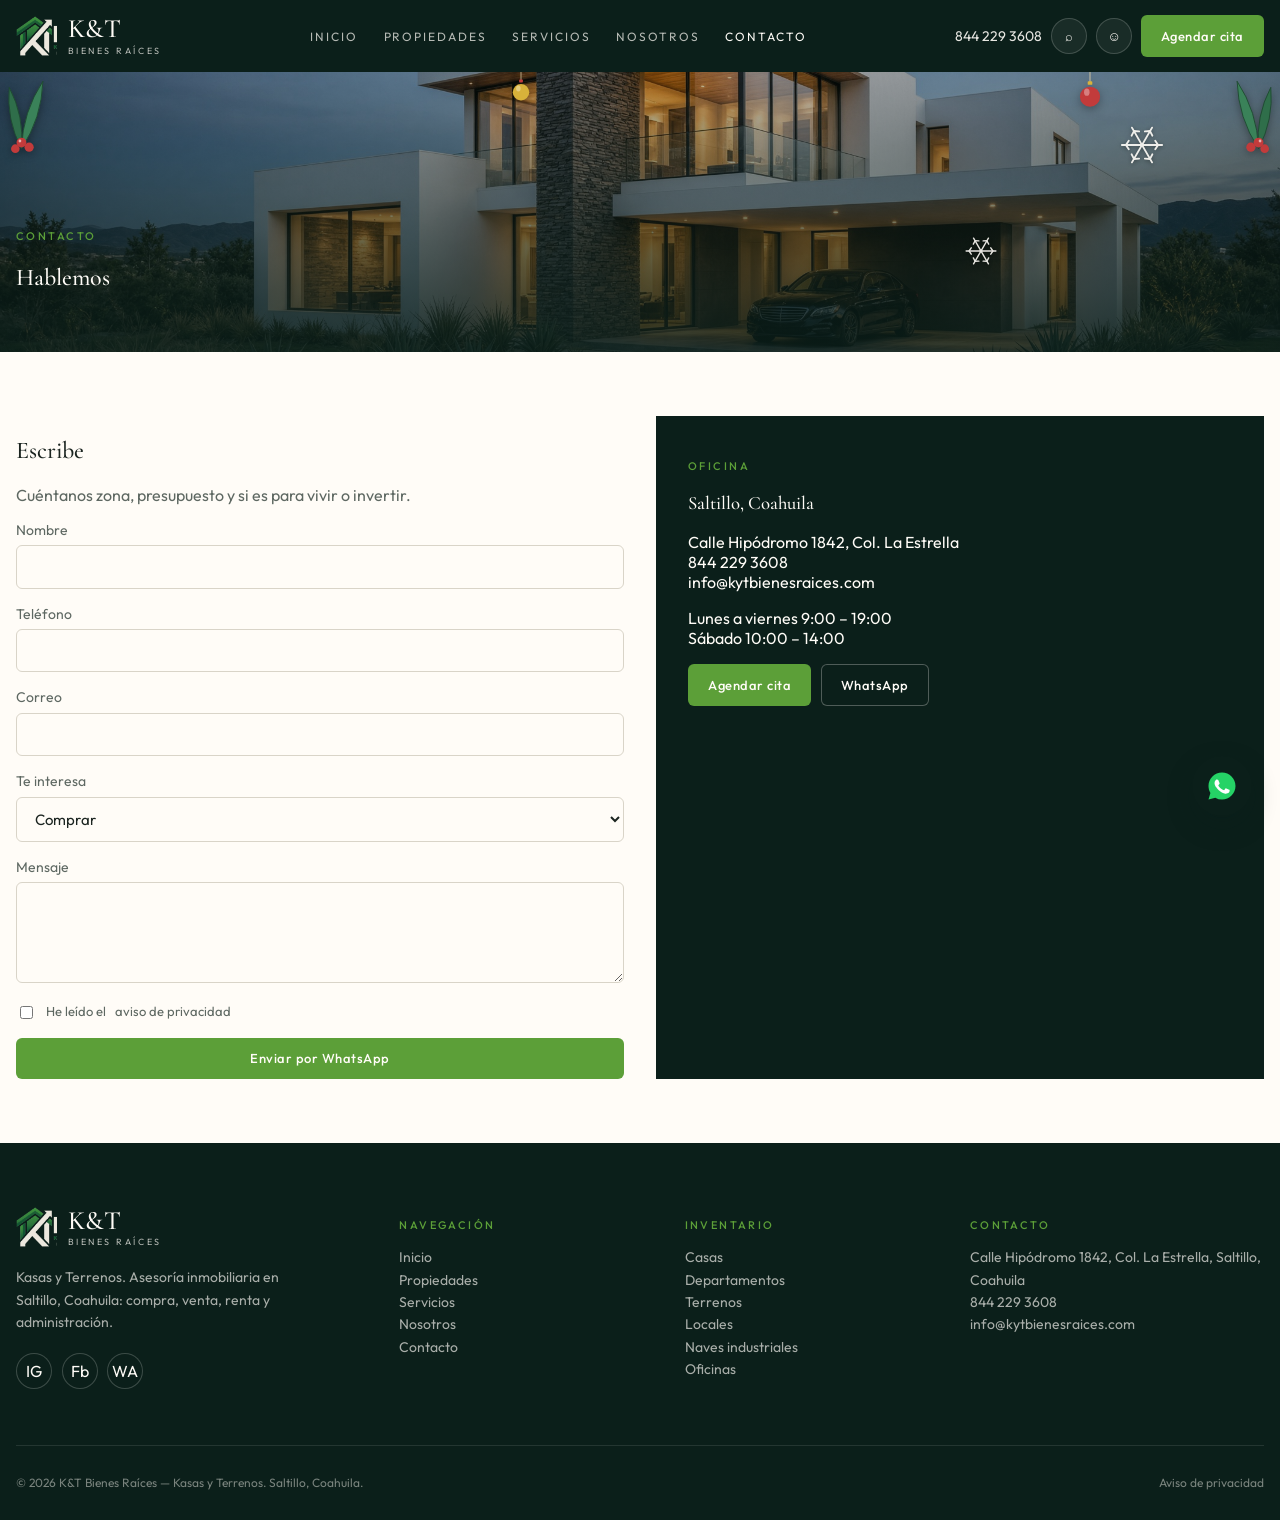
<file: contacto/index.html>
<!DOCTYPE html>
<html lang="es-MX">
<head>
  <meta charset="utf-8" />
  <meta name="viewport" content="width=device-width, initial-scale=1" />
  <title>Contacto — K&T Bienes Raíces</title>
  <meta name="description" content="Oficina en Colonia La Estrella, Saltillo." />
  <link rel="icon" href="/favicon.svg" type="image/svg+xml" />
  <meta property="og:title" content="K&T Bienes Raíces" />
  <meta property="og:image" content="/og.jpg" />
  <link rel="preconnect" href="https://fonts.googleapis.com" />
  <link rel="preconnect" href="https://fonts.gstatic.com" crossorigin />
  <link href="https://fonts.googleapis.com/css2?family=Cormorant+Garamond:wght@500;600&family=Outfit:wght@400;500;600&display=swap" rel="stylesheet" />
  <link rel="stylesheet" href="/css/site.css" />
</head>
<body>
<header class="site">
  <div class="wrap bar">
    <a class="brand" href="/">
      <img src="/logo-mark-light.png" alt="" />
      <span><b>K&T</b><small>Bienes Raíces</small></span>
    </a>
    <nav class="desk" aria-label="Principal">
      <a href="/" class="">Inicio</a>
      <a href="/propiedades/" class="">Propiedades</a>
      <a href="/servicios/" class="">Servicios</a>
      <a href="/nosotros/" class="">Nosotros</a>
      <a href="/contacto/" class="active">Contacto</a>
    </nav>
    <div class="actions">
      <a class="phone-desk" href="tel:+528442293608" style="display:none"><span>844 229 3608</span></a>
      <div style="position:relative">
        <button class="icon-btn" type="button" data-search-toggle aria-label="Buscar">⌕</button>
        <form class="pop" data-search-pop data-header-search>
          <input name="q" placeholder="Zona, casa, terreno…" />
        </form>
      </div>
      <button class="icon-btn" type="button" data-open-cita aria-label="Agendar cita">☺</button>
      <button class="btn btn-green" type="button" data-open-cita>Agendar cita</button>
      <button class="icon-btn menu-btn" type="button" data-menu aria-label="Menú">☰</button>
    </div>
  </div>
  <div class="mobile wrap">
    <a href="/">Inicio</a>
    <a href="/propiedades/">Propiedades</a>
    <a href="/servicios/">Servicios</a>
    <a href="/nosotros/">Nosotros</a>
    <a href="/contacto/">Contacto</a>
    <a href="tel:+528442293608">844 229 3608</a>
    <button class="btn btn-green" type="button" data-open-cita style="margin:12px 0">Agendar cita</button>
  </div>
</header>

<section class="banner"><img src="/images/hero-villa.jpg" alt=""><div class="shade"></div><div class="wrap inner"><p class="eyebrow">Contacto</p><h1>Hablemos</h1></div></section>
<section class="section"><div class="wrap grid-2">
  <div><h2>Escribe</h2><p style="color:var(--muted)">Cuéntanos zona, presupuesto y si es para vivir o invertir.</p>
<form data-contact-form style="display:grid;gap:1rem">
  <label><span class="lbl">Nombre</span><input class="field" name="name" required></label>
  <label><span class="lbl">Teléfono</span><input class="field" name="phone" required></label>
  <label><span class="lbl">Correo</span><input class="field" name="email" type="email" required></label>
  <label><span class="lbl">Te interesa</span>
    <select class="field" name="interest"><option value="comprar">Comprar</option><option value="rentar">Rentar</option><option value="vender">Vender mi propiedad</option><option value="valuar">Valuación</option></select>
  </label>
  <label><span class="lbl">Mensaje</span><textarea class="field" name="message" rows="4" required></textarea></label>
  <label style="display:flex;gap:.6rem;align-items:start;font-size:13px;color:var(--muted)">
    <input type="checkbox" required style="margin-top:3px"> He leído el <a href="/aviso-de-privacidad/">aviso de privacidad</a>
  </label>
  <button class="btn btn-green" type="submit">Enviar por WhatsApp</button>
</form>
</div>
  <div class="ink" style="padding:2rem">
    <p class="eyebrow">Oficina</p>
    <h3>Saltillo, Coahuila</h3>
    <p class="muted">Calle Hipódromo 1842, Col. La Estrella<br>844 229 3608<br>info@kytbienesraices.com</p>
    <p>Lunes a viernes 9:00 – 19:00<br>Sábado 10:00 – 14:00</p>
    <p style="margin-top:1rem;display:flex;gap:.6rem;flex-wrap:wrap">
      <button class="btn btn-green" type="button" data-open-cita>Agendar cita</button>
      <a class="btn btn-outline" href="https://wa.me/528442293608" target="_blank" rel="noreferrer">WhatsApp</a>
    </p>
  </div>
</div></section>

<footer class="site">
  <div class="wrap grid">
    <div>
      <a class="brand" href="/"><img src="/logo-mark-light.png" alt="" /><span><b>K&T</b><small>Bienes Raíces</small></span></a>
      <p class="muted" style="margin-top:1.2rem;max-width:18rem">Kasas y Terrenos. Asesoría inmobiliaria en Saltillo, Coahuila: compra, venta, renta y administración.</p>
      <p class="social" style="margin-top:1.2rem">
        <a href="https://www.instagram.com/ktbienesr_mx/" target="_blank" rel="noreferrer">IG</a>
        <a href="https://www.facebook.com/Ramiro.Sanchez22" target="_blank" rel="noreferrer">Fb</a>
        <a href="https://wa.me/528442293608" target="_blank" rel="noreferrer">WA</a>
      </p>
    </div>
    <div>
      <p class="eyebrow">Navegación</p>
      <p class="muted"><a href="/">Inicio</a><br><a href="/propiedades/">Propiedades</a><br><a href="/servicios/">Servicios</a><br><a href="/nosotros/">Nosotros</a><br><a href="/contacto/">Contacto</a></p>
    </div>
    <div>
      <p class="eyebrow">Inventario</p>
      <p class="muted"><a href="/propiedades/?tipo=casa">Casas</a><br><a href="/propiedades/?tipo=departamento">Departamentos</a><br><a href="/propiedades/?tipo=terreno">Terrenos</a><br><a href="/propiedades/?tipo=local">Locales</a><br><a href="/propiedades/?tipo=nave_industrial">Naves industriales</a><br><a href="/propiedades/?tipo=oficina">Oficinas</a></p>
    </div>
    <div>
      <p class="eyebrow">Contacto</p>
      <p class="muted">Calle Hipódromo 1842, Col. La Estrella, Saltillo, Coahuila<br><a href="tel:+528442293608">844 229 3608</a><br><a href="mailto:info@kytbienesraices.com">info@kytbienesraices.com</a></p>
    </div>
  </div>
  <div class="wrap legal">
    <p>© 2026 K&T Bienes Raíces — Kasas y Terrenos. Saltillo, Coahuila.</p>
    <p><a href="/aviso-de-privacidad/">Aviso de privacidad</a></p>
  </div>
</footer>
<div class="modal" id="cita">
  <button class="bg" data-close-cita type="button" aria-label="Cerrar"></button>
  <div class="box">
    <p class="eyebrow">Agenda</p>
    <h2>Agendar una cita</h2>
    <form id="cita-form" class="grid" style="display:grid;gap:1rem;margin-top:1rem">
      <label><span class="lbl">Nombre completo</span><input class="field" name="name" required></label>
      <label><span class="lbl">Teléfono</span><input class="field" name="phone" required></label>
      <label><span class="lbl">Correo</span><input class="field" name="email" type="email" required></label>
      <label><span class="lbl">Fecha</span><input class="field" name="date" type="date" required></label>
      <label><span class="lbl">Hora</span>
        <select class="field" name="time"><option>10:00</option><option>11:00</option><option>12:00</option><option>16:00</option><option>17:00</option></select>
      </label>
      <label><span class="lbl">Tipo</span>
        <select class="field" name="type"><option>Visita a propiedad</option><option>Asesoría en oficina</option><option>Valuación de inmueble</option></select>
      </label>
      <label><span class="lbl">Notas</span><textarea class="field" name="note" rows="3"></textarea></label>
      <label style="display:flex;gap:.6rem;align-items:start;font-size:13px;color:var(--muted)">
        <input type="checkbox" required style="margin-top:3px"> He leído el <a href="/aviso-de-privacidad/">aviso de privacidad</a>
      </label>
      <button class="btn btn-green" type="submit">Enviar por WhatsApp</button>
    </form>
  </div>
</div>
<a class="wa-float" href="https://wa.me/528442293608?text=Hola%2C%20quiero%20m%C3%A1s%20informaci%C3%B3n" target="_blank" rel="noreferrer" aria-label="Escríbenos por WhatsApp">
  <svg viewBox="0 0 32 32" fill="none" xmlns="http://www.w3.org/2000/svg" aria-hidden="true">
    <path d="M16.004 4C9.377 4 4 9.373 4 16c0 2.237.615 4.33 1.683 6.125L4 28l6.051-1.652A11.93 11.93 0 0 0 16.004 28C22.63 28 28 22.627 28 16S22.63 4 16.004 4Z" fill="#25D366"/>
    <path d="M22.1 19.19c-.33-.166-1.95-.962-2.253-1.073-.303-.11-.523-.166-.743.166-.22.33-.852 1.073-1.044 1.294-.192.22-.385.248-.715.083-.33-.166-1.393-.513-2.653-1.637-.981-.874-1.643-1.953-1.836-2.283-.192-.33-.02-.508.145-.673.149-.148.33-.386.495-.579.165-.192.22-.33.33-.55.11-.22.055-.413-.028-.579-.083-.166-.743-1.79-1.018-2.452-.268-.645-.541-.558-.743-.568-.192-.009-.413-.011-.633-.011-.22 0-.578.083-.88.413-.303.33-1.157 1.131-1.157 2.757 0 1.626 1.184 3.197 1.349 3.418.165.22 2.33 3.557 5.646 4.986.789.34 1.404.544 1.884.697.792.252 1.513.216 2.084.131.636-.095 1.95-.797 2.225-1.567.275-.77.275-1.431.192-1.567-.082-.137-.302-.22-.632-.386Z" fill="#fff"/>
  </svg>
</a>
<script src="/js/site.js"></script>
</body></html>
</file>
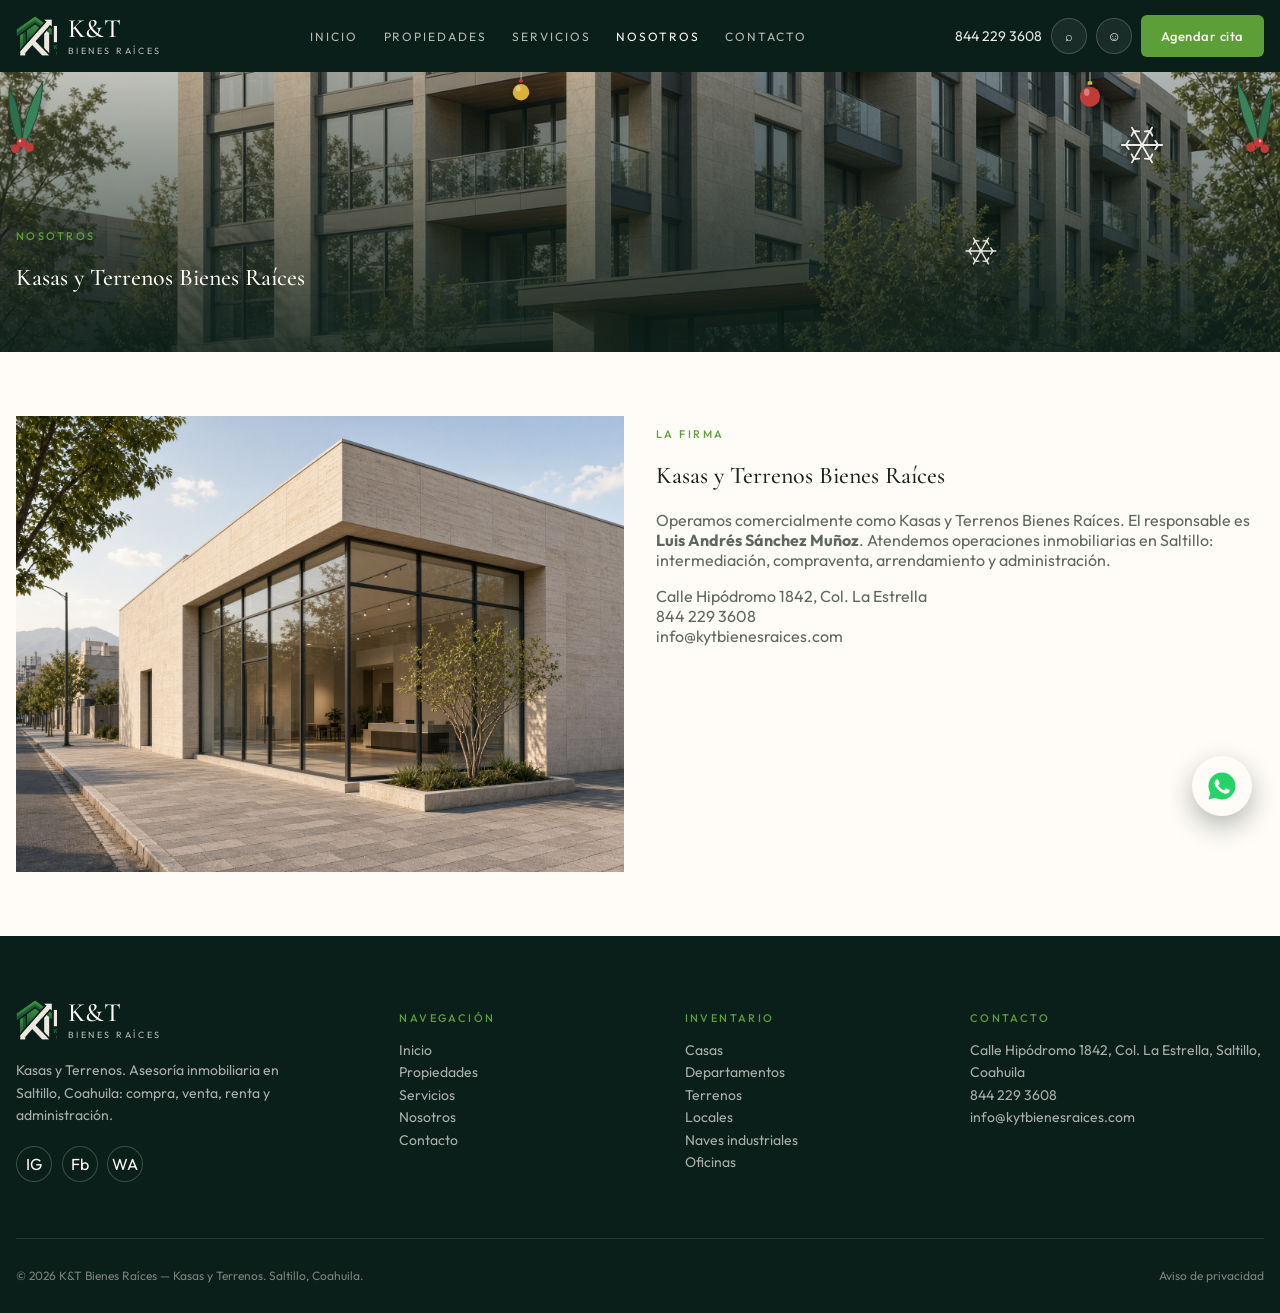
<file: nosotros/index.html>
<!DOCTYPE html>
<html lang="es-MX">
<head>
  <meta charset="utf-8" />
  <meta name="viewport" content="width=device-width, initial-scale=1" />
  <title>Nosotros — K&T Bienes Raíces</title>
  <meta name="description" content="Kasas y Terrenos en Saltillo." />
  <link rel="icon" href="/favicon.svg" type="image/svg+xml" />
  <meta property="og:title" content="K&T Bienes Raíces" />
  <meta property="og:image" content="/og.jpg" />
  <link rel="preconnect" href="https://fonts.googleapis.com" />
  <link rel="preconnect" href="https://fonts.gstatic.com" crossorigin />
  <link href="https://fonts.googleapis.com/css2?family=Cormorant+Garamond:wght@500;600&family=Outfit:wght@400;500;600&display=swap" rel="stylesheet" />
  <link rel="stylesheet" href="/css/site.css" />
</head>
<body>
<header class="site">
  <div class="wrap bar">
    <a class="brand" href="/">
      <img src="/logo-mark-light.png" alt="" />
      <span><b>K&T</b><small>Bienes Raíces</small></span>
    </a>
    <nav class="desk" aria-label="Principal">
      <a href="/" class="">Inicio</a>
      <a href="/propiedades/" class="">Propiedades</a>
      <a href="/servicios/" class="">Servicios</a>
      <a href="/nosotros/" class="active">Nosotros</a>
      <a href="/contacto/" class="">Contacto</a>
    </nav>
    <div class="actions">
      <a class="phone-desk" href="tel:+528442293608" style="display:none"><span>844 229 3608</span></a>
      <div style="position:relative">
        <button class="icon-btn" type="button" data-search-toggle aria-label="Buscar">⌕</button>
        <form class="pop" data-search-pop data-header-search>
          <input name="q" placeholder="Zona, casa, terreno…" />
        </form>
      </div>
      <button class="icon-btn" type="button" data-open-cita aria-label="Agendar cita">☺</button>
      <button class="btn btn-green" type="button" data-open-cita>Agendar cita</button>
      <button class="icon-btn menu-btn" type="button" data-menu aria-label="Menú">☰</button>
    </div>
  </div>
  <div class="mobile wrap">
    <a href="/">Inicio</a>
    <a href="/propiedades/">Propiedades</a>
    <a href="/servicios/">Servicios</a>
    <a href="/nosotros/">Nosotros</a>
    <a href="/contacto/">Contacto</a>
    <a href="tel:+528442293608">844 229 3608</a>
    <button class="btn btn-green" type="button" data-open-cita style="margin:12px 0">Agendar cita</button>
  </div>
</header>

<section class="banner"><img src="/images/edificio-2000.jpg" alt=""><div class="shade"></div><div class="wrap inner"><p class="eyebrow">Nosotros</p><h1>Kasas y Terrenos Bienes Raíces</h1></div></section>
<section class="section"><div class="wrap grid-2">
  <img src="/images/local-carranza.jpg" alt="Saltillo">
  <div>
    <p class="eyebrow">La firma</p>
    <h2>Kasas y Terrenos Bienes Raíces</h2>
    <p style="color:var(--muted)">Operamos comercialmente como Kasas y Terrenos Bienes Raíces. El responsable es <strong>Luis Andrés Sánchez Muñoz</strong>. Atendemos operaciones inmobiliarias en Saltillo: intermediación, compraventa, arrendamiento y administración.</p>
    <p style="color:var(--muted)">Calle Hipódromo 1842, Col. La Estrella<br>844 229 3608<br>info@kytbienesraices.com</p>
  </div>
</div></section>

<footer class="site">
  <div class="wrap grid">
    <div>
      <a class="brand" href="/"><img src="/logo-mark-light.png" alt="" /><span><b>K&T</b><small>Bienes Raíces</small></span></a>
      <p class="muted" style="margin-top:1.2rem;max-width:18rem">Kasas y Terrenos. Asesoría inmobiliaria en Saltillo, Coahuila: compra, venta, renta y administración.</p>
      <p class="social" style="margin-top:1.2rem">
        <a href="https://www.instagram.com/ktbienesr_mx/" target="_blank" rel="noreferrer">IG</a>
        <a href="https://www.facebook.com/Ramiro.Sanchez22" target="_blank" rel="noreferrer">Fb</a>
        <a href="https://wa.me/528442293608" target="_blank" rel="noreferrer">WA</a>
      </p>
    </div>
    <div>
      <p class="eyebrow">Navegación</p>
      <p class="muted"><a href="/">Inicio</a><br><a href="/propiedades/">Propiedades</a><br><a href="/servicios/">Servicios</a><br><a href="/nosotros/">Nosotros</a><br><a href="/contacto/">Contacto</a></p>
    </div>
    <div>
      <p class="eyebrow">Inventario</p>
      <p class="muted"><a href="/propiedades/?tipo=casa">Casas</a><br><a href="/propiedades/?tipo=departamento">Departamentos</a><br><a href="/propiedades/?tipo=terreno">Terrenos</a><br><a href="/propiedades/?tipo=local">Locales</a><br><a href="/propiedades/?tipo=nave_industrial">Naves industriales</a><br><a href="/propiedades/?tipo=oficina">Oficinas</a></p>
    </div>
    <div>
      <p class="eyebrow">Contacto</p>
      <p class="muted">Calle Hipódromo 1842, Col. La Estrella, Saltillo, Coahuila<br><a href="tel:+528442293608">844 229 3608</a><br><a href="mailto:info@kytbienesraices.com">info@kytbienesraices.com</a></p>
    </div>
  </div>
  <div class="wrap legal">
    <p>© 2026 K&T Bienes Raíces — Kasas y Terrenos. Saltillo, Coahuila.</p>
    <p><a href="/aviso-de-privacidad/">Aviso de privacidad</a></p>
  </div>
</footer>
<div class="modal" id="cita">
  <button class="bg" data-close-cita type="button" aria-label="Cerrar"></button>
  <div class="box">
    <p class="eyebrow">Agenda</p>
    <h2>Agendar una cita</h2>
    <form id="cita-form" class="grid" style="display:grid;gap:1rem;margin-top:1rem">
      <label><span class="lbl">Nombre completo</span><input class="field" name="name" required></label>
      <label><span class="lbl">Teléfono</span><input class="field" name="phone" required></label>
      <label><span class="lbl">Correo</span><input class="field" name="email" type="email" required></label>
      <label><span class="lbl">Fecha</span><input class="field" name="date" type="date" required></label>
      <label><span class="lbl">Hora</span>
        <select class="field" name="time"><option>10:00</option><option>11:00</option><option>12:00</option><option>16:00</option><option>17:00</option></select>
      </label>
      <label><span class="lbl">Tipo</span>
        <select class="field" name="type"><option>Visita a propiedad</option><option>Asesoría en oficina</option><option>Valuación de inmueble</option></select>
      </label>
      <label><span class="lbl">Notas</span><textarea class="field" name="note" rows="3"></textarea></label>
      <label style="display:flex;gap:.6rem;align-items:start;font-size:13px;color:var(--muted)">
        <input type="checkbox" required style="margin-top:3px"> He leído el <a href="/aviso-de-privacidad/">aviso de privacidad</a>
      </label>
      <button class="btn btn-green" type="submit">Enviar por WhatsApp</button>
    </form>
  </div>
</div>
<a class="wa-float" href="https://wa.me/528442293608?text=Hola%2C%20quiero%20m%C3%A1s%20informaci%C3%B3n" target="_blank" rel="noreferrer" aria-label="Escríbenos por WhatsApp">
  <svg viewBox="0 0 32 32" fill="none" xmlns="http://www.w3.org/2000/svg" aria-hidden="true">
    <path d="M16.004 4C9.377 4 4 9.373 4 16c0 2.237.615 4.33 1.683 6.125L4 28l6.051-1.652A11.93 11.93 0 0 0 16.004 28C22.63 28 28 22.627 28 16S22.63 4 16.004 4Z" fill="#25D366"/>
    <path d="M22.1 19.19c-.33-.166-1.95-.962-2.253-1.073-.303-.11-.523-.166-.743.166-.22.33-.852 1.073-1.044 1.294-.192.22-.385.248-.715.083-.33-.166-1.393-.513-2.653-1.637-.981-.874-1.643-1.953-1.836-2.283-.192-.33-.02-.508.145-.673.149-.148.33-.386.495-.579.165-.192.22-.33.33-.55.11-.22.055-.413-.028-.579-.083-.166-.743-1.79-1.018-2.452-.268-.645-.541-.558-.743-.568-.192-.009-.413-.011-.633-.011-.22 0-.578.083-.88.413-.303.33-1.157 1.131-1.157 2.757 0 1.626 1.184 3.197 1.349 3.418.165.22 2.33 3.557 5.646 4.986.789.34 1.404.544 1.884.697.792.252 1.513.216 2.084.131.636-.095 1.95-.797 2.225-1.567.275-.77.275-1.431.192-1.567-.082-.137-.302-.22-.632-.386Z" fill="#fff"/>
  </svg>
</a>
<script src="/js/site.js"></script>
</body></html>
</file>
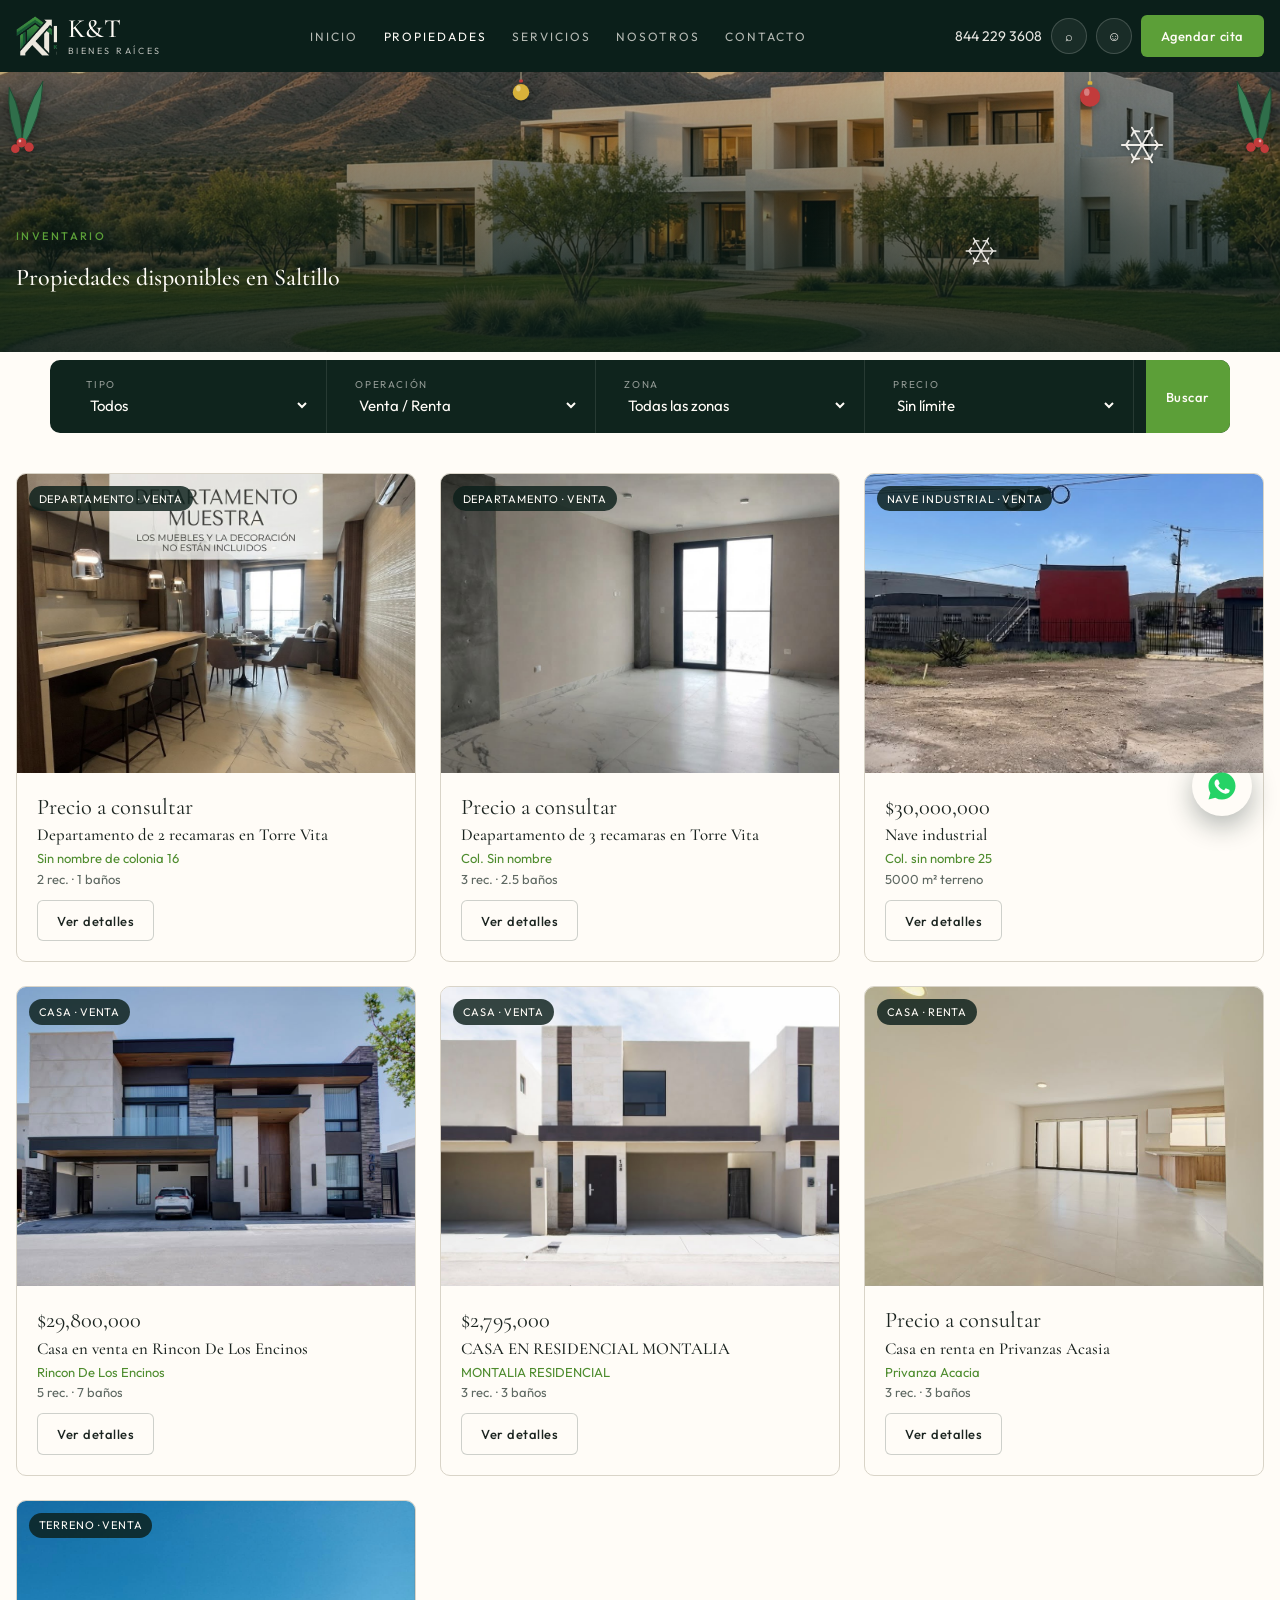
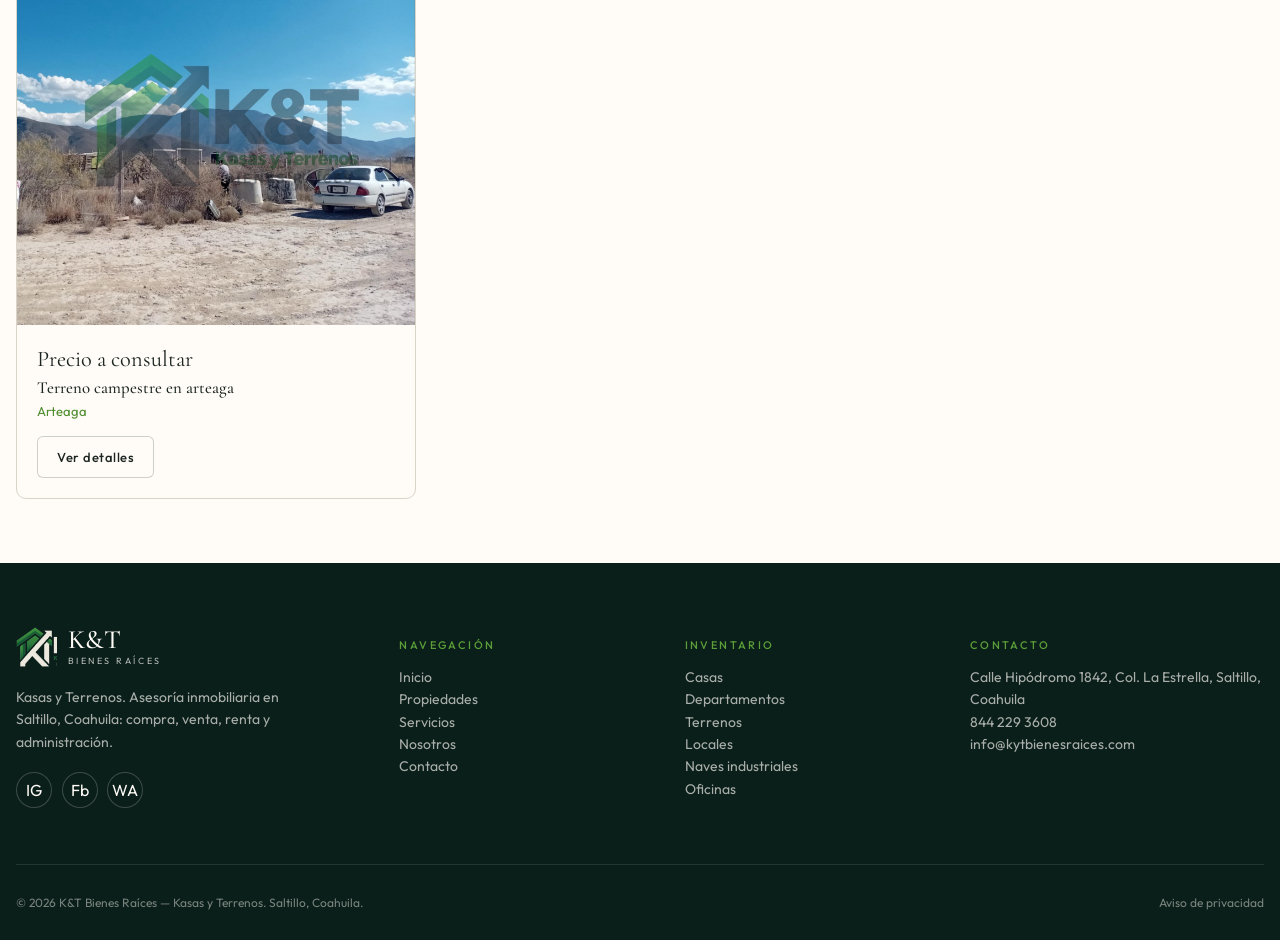
<file: propiedades/index.html>
<!DOCTYPE html>
<html lang="es-MX">
<head>
  <meta charset="utf-8" />
  <meta name="viewport" content="width=device-width, initial-scale=1" />
  <title>Propiedades — K&T Bienes Raíces</title>
  <meta name="description" content="Inventario en Saltillo." />
  <link rel="icon" href="/favicon.svg" type="image/svg+xml" />
  <meta property="og:title" content="K&T Bienes Raíces" />
  <meta property="og:image" content="/og.jpg" />
  <link rel="preconnect" href="https://fonts.googleapis.com" />
  <link rel="preconnect" href="https://fonts.gstatic.com" crossorigin />
  <link href="https://fonts.googleapis.com/css2?family=Cormorant+Garamond:wght@500;600&family=Outfit:wght@400;500;600&display=swap" rel="stylesheet" />
  <link rel="stylesheet" href="/css/site.css" />
</head>
<body>
<header class="site">
  <div class="wrap bar">
    <a class="brand" href="/">
      <img src="/logo-mark-light.png" alt="" />
      <span><b>K&T</b><small>Bienes Raíces</small></span>
    </a>
    <nav class="desk" aria-label="Principal">
      <a href="/" class="">Inicio</a>
      <a href="/propiedades/" class="active">Propiedades</a>
      <a href="/servicios/" class="">Servicios</a>
      <a href="/nosotros/" class="">Nosotros</a>
      <a href="/contacto/" class="">Contacto</a>
    </nav>
    <div class="actions">
      <a class="phone-desk" href="tel:+528442293608" style="display:none"><span>844 229 3608</span></a>
      <div style="position:relative">
        <button class="icon-btn" type="button" data-search-toggle aria-label="Buscar">⌕</button>
        <form class="pop" data-search-pop data-header-search>
          <input name="q" placeholder="Zona, casa, terreno…" />
        </form>
      </div>
      <button class="icon-btn" type="button" data-open-cita aria-label="Agendar cita">☺</button>
      <button class="btn btn-green" type="button" data-open-cita>Agendar cita</button>
      <button class="icon-btn menu-btn" type="button" data-menu aria-label="Menú">☰</button>
    </div>
  </div>
  <div class="mobile wrap">
    <a href="/">Inicio</a>
    <a href="/propiedades/">Propiedades</a>
    <a href="/servicios/">Servicios</a>
    <a href="/nosotros/">Nosotros</a>
    <a href="/contacto/">Contacto</a>
    <a href="tel:+528442293608">844 229 3608</a>
    <button class="btn btn-green" type="button" data-open-cita style="margin:12px 0">Agendar cita</button>
  </div>
</header>

<section class="banner"><img src="/images/casa-campestre.jpg" alt=""><div class="shade"></div><div class="wrap inner"><p class="eyebrow">Inventario</p><h1>Propiedades disponibles en Saltillo</h1></div></section>
<section class="section"><div class="wrap">
<form class="search" data-filter>
  <div class="cell"><label>Tipo</label>
    <select name="tipo"><option value="todos">Todos</option><option value="casa">Casa</option><option value="departamento">Departamento</option><option value="terreno">Terreno</option><option value="local">Local comercial</option><option value="nave_industrial">Nave industrial</option><option value="oficina">Oficina</option></select>
  </div>
  <div class="cell"><label>Operación</label>
    <select name="operacion"><option value="todas">Venta / Renta</option><option value="venta">Venta</option><option value="renta">Renta</option></select>
  </div>
  <div class="cell"><label>Zona</label>
    <select name="zona"><option value="todas">Todas las zonas</option></select>
  </div>
  <div class="cell"><label>Precio</label>
    <select name="precio"><option value="">Sin límite</option><option value="2000000">Hasta $2,000,000</option><option value="4000000">Hasta $4,000,000</option><option value="8000000">Hasta $8,000,000</option></select>
  </div>
  <button class="btn btn-green" type="submit">Buscar</button>
</form>
<div class="prop-grid" id="prop-grid" style="margin-top:2.5rem"></div>
<div class="notice" id="prop-empty" style="margin-top:2.5rem"><h3>No encontramos propiedades con esos filtros</h3><p style="color:var(--muted)">Prueba cambiando la búsqueda o agenda una cita y te avisamos cuando tengamos algo para ti.</p><button class="btn btn-green" type="button" data-open-cita style="margin-top:1rem">Agendar cita</button></div></div></section>

<footer class="site">
  <div class="wrap grid">
    <div>
      <a class="brand" href="/"><img src="/logo-mark-light.png" alt="" /><span><b>K&T</b><small>Bienes Raíces</small></span></a>
      <p class="muted" style="margin-top:1.2rem;max-width:18rem">Kasas y Terrenos. Asesoría inmobiliaria en Saltillo, Coahuila: compra, venta, renta y administración.</p>
      <p class="social" style="margin-top:1.2rem">
        <a href="https://www.instagram.com/ktbienesr_mx/" target="_blank" rel="noreferrer">IG</a>
        <a href="https://www.facebook.com/Ramiro.Sanchez22" target="_blank" rel="noreferrer">Fb</a>
        <a href="https://wa.me/528442293608" target="_blank" rel="noreferrer">WA</a>
      </p>
    </div>
    <div>
      <p class="eyebrow">Navegación</p>
      <p class="muted"><a href="/">Inicio</a><br><a href="/propiedades/">Propiedades</a><br><a href="/servicios/">Servicios</a><br><a href="/nosotros/">Nosotros</a><br><a href="/contacto/">Contacto</a></p>
    </div>
    <div>
      <p class="eyebrow">Inventario</p>
      <p class="muted"><a href="/propiedades/?tipo=casa">Casas</a><br><a href="/propiedades/?tipo=departamento">Departamentos</a><br><a href="/propiedades/?tipo=terreno">Terrenos</a><br><a href="/propiedades/?tipo=local">Locales</a><br><a href="/propiedades/?tipo=nave_industrial">Naves industriales</a><br><a href="/propiedades/?tipo=oficina">Oficinas</a></p>
    </div>
    <div>
      <p class="eyebrow">Contacto</p>
      <p class="muted">Calle Hipódromo 1842, Col. La Estrella, Saltillo, Coahuila<br><a href="tel:+528442293608">844 229 3608</a><br><a href="mailto:info@kytbienesraices.com">info@kytbienesraices.com</a></p>
    </div>
  </div>
  <div class="wrap legal">
    <p>© 2026 K&T Bienes Raíces — Kasas y Terrenos. Saltillo, Coahuila.</p>
    <p><a href="/aviso-de-privacidad/">Aviso de privacidad</a></p>
  </div>
</footer>
<div class="modal" id="cita">
  <button class="bg" data-close-cita type="button" aria-label="Cerrar"></button>
  <div class="box">
    <p class="eyebrow">Agenda</p>
    <h2>Agendar una cita</h2>
    <form id="cita-form" class="grid" style="display:grid;gap:1rem;margin-top:1rem">
      <label><span class="lbl">Nombre completo</span><input class="field" name="name" required></label>
      <label><span class="lbl">Teléfono</span><input class="field" name="phone" required></label>
      <label><span class="lbl">Correo</span><input class="field" name="email" type="email" required></label>
      <label><span class="lbl">Fecha</span><input class="field" name="date" type="date" required></label>
      <label><span class="lbl">Hora</span>
        <select class="field" name="time"><option>10:00</option><option>11:00</option><option>12:00</option><option>16:00</option><option>17:00</option></select>
      </label>
      <label><span class="lbl">Tipo</span>
        <select class="field" name="type"><option>Visita a propiedad</option><option>Asesoría en oficina</option><option>Valuación de inmueble</option></select>
      </label>
      <label><span class="lbl">Notas</span><textarea class="field" name="note" rows="3"></textarea></label>
      <label style="display:flex;gap:.6rem;align-items:start;font-size:13px;color:var(--muted)">
        <input type="checkbox" required style="margin-top:3px"> He leído el <a href="/aviso-de-privacidad/">aviso de privacidad</a>
      </label>
      <button class="btn btn-green" type="submit">Enviar por WhatsApp</button>
    </form>
  </div>
</div>
<a class="wa-float" href="https://wa.me/528442293608?text=Hola%2C%20quiero%20m%C3%A1s%20informaci%C3%B3n" target="_blank" rel="noreferrer" aria-label="Escríbenos por WhatsApp">
  <svg viewBox="0 0 32 32" fill="none" xmlns="http://www.w3.org/2000/svg" aria-hidden="true">
    <path d="M16.004 4C9.377 4 4 9.373 4 16c0 2.237.615 4.33 1.683 6.125L4 28l6.051-1.652A11.93 11.93 0 0 0 16.004 28C22.63 28 28 22.627 28 16S22.63 4 16.004 4Z" fill="#25D366"/>
    <path d="M22.1 19.19c-.33-.166-1.95-.962-2.253-1.073-.303-.11-.523-.166-.743.166-.22.33-.852 1.073-1.044 1.294-.192.22-.385.248-.715.083-.33-.166-1.393-.513-2.653-1.637-.981-.874-1.643-1.953-1.836-2.283-.192-.33-.02-.508.145-.673.149-.148.33-.386.495-.579.165-.192.22-.33.33-.55.11-.22.055-.413-.028-.579-.083-.166-.743-1.79-1.018-2.452-.268-.645-.541-.558-.743-.568-.192-.009-.413-.011-.633-.011-.22 0-.578.083-.88.413-.303.33-1.157 1.131-1.157 2.757 0 1.626 1.184 3.197 1.349 3.418.165.22 2.33 3.557 5.646 4.986.789.34 1.404.544 1.884.697.792.252 1.513.216 2.084.131.636-.095 1.95-.797 2.225-1.567.275-.77.275-1.431.192-1.567-.082-.137-.302-.22-.632-.386Z" fill="#fff"/>
  </svg>
</a>
<script src="/js/site.js"></script>
<script src="/js/propiedades.js"></script>
</body></html>
</file>
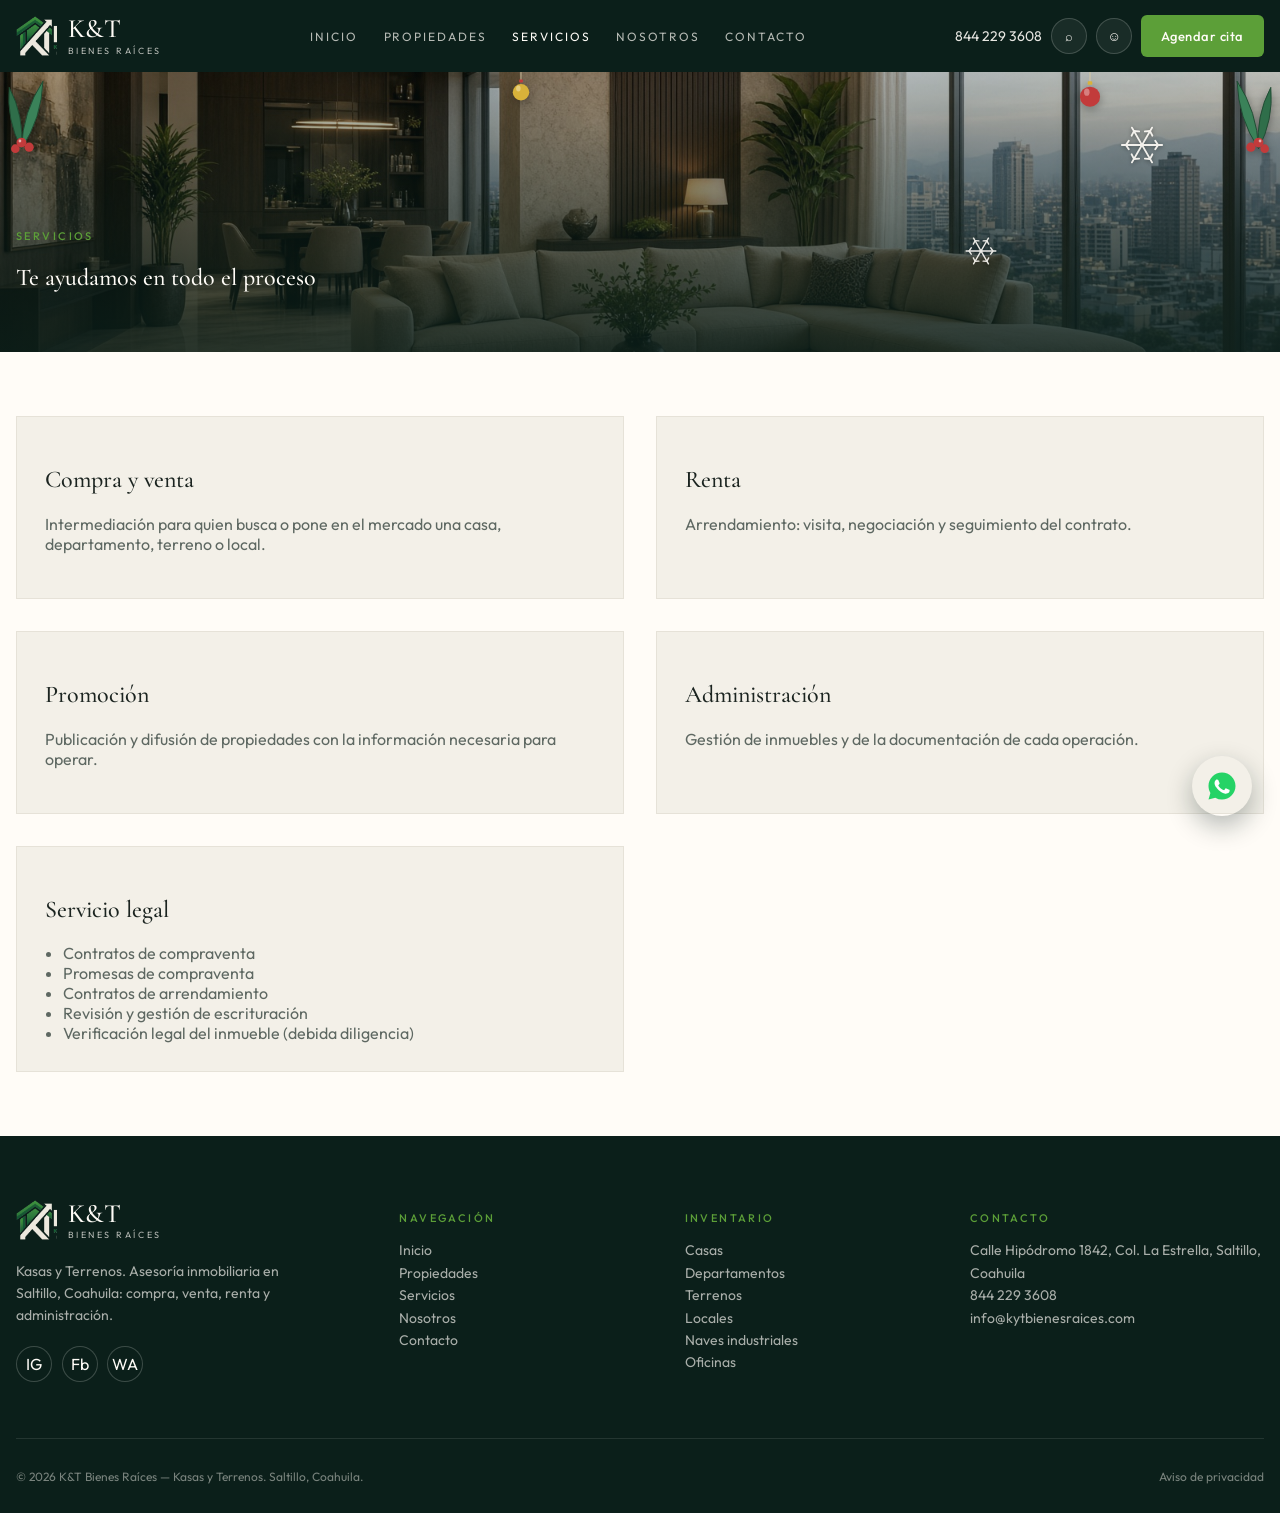
<file: servicios/index.html>
<!DOCTYPE html>
<html lang="es-MX">
<head>
  <meta charset="utf-8" />
  <meta name="viewport" content="width=device-width, initial-scale=1" />
  <title>Servicios — K&T Bienes Raíces</title>
  <meta name="description" content="Compra, venta, renta y administración en Saltillo." />
  <link rel="icon" href="/favicon.svg" type="image/svg+xml" />
  <meta property="og:title" content="K&T Bienes Raíces" />
  <meta property="og:image" content="/og.jpg" />
  <link rel="preconnect" href="https://fonts.googleapis.com" />
  <link rel="preconnect" href="https://fonts.gstatic.com" crossorigin />
  <link href="https://fonts.googleapis.com/css2?family=Cormorant+Garamond:wght@500;600&family=Outfit:wght@400;500;600&display=swap" rel="stylesheet" />
  <link rel="stylesheet" href="/css/site.css" />
</head>
<body>
<header class="site">
  <div class="wrap bar">
    <a class="brand" href="/">
      <img src="/logo-mark-light.png" alt="" />
      <span><b>K&T</b><small>Bienes Raíces</small></span>
    </a>
    <nav class="desk" aria-label="Principal">
      <a href="/" class="">Inicio</a>
      <a href="/propiedades/" class="">Propiedades</a>
      <a href="/servicios/" class="active">Servicios</a>
      <a href="/nosotros/" class="">Nosotros</a>
      <a href="/contacto/" class="">Contacto</a>
    </nav>
    <div class="actions">
      <a class="phone-desk" href="tel:+528442293608" style="display:none"><span>844 229 3608</span></a>
      <div style="position:relative">
        <button class="icon-btn" type="button" data-search-toggle aria-label="Buscar">⌕</button>
        <form class="pop" data-search-pop data-header-search>
          <input name="q" placeholder="Zona, casa, terreno…" />
        </form>
      </div>
      <button class="icon-btn" type="button" data-open-cita aria-label="Agendar cita">☺</button>
      <button class="btn btn-green" type="button" data-open-cita>Agendar cita</button>
      <button class="icon-btn menu-btn" type="button" data-menu aria-label="Menú">☰</button>
    </div>
  </div>
  <div class="mobile wrap">
    <a href="/">Inicio</a>
    <a href="/propiedades/">Propiedades</a>
    <a href="/servicios/">Servicios</a>
    <a href="/nosotros/">Nosotros</a>
    <a href="/contacto/">Contacto</a>
    <a href="tel:+528442293608">844 229 3608</a>
    <button class="btn btn-green" type="button" data-open-cita style="margin:12px 0">Agendar cita</button>
  </div>
</header>

<section class="banner"><img src="/images/depto-distrito.jpg" alt=""><div class="shade"></div><div class="wrap inner"><p class="eyebrow">Servicios</p><h1>Te ayudamos en todo el proceso</h1></div></section>
<section class="section"><div class="wrap grid-2">
  <article class="card-border"><h2>Compra y venta</h2><p style="color:var(--muted)">Intermediación para quien busca o pone en el mercado una casa, departamento, terreno o local.</p></article>
  <article class="card-border"><h2>Renta</h2><p style="color:var(--muted)">Arrendamiento: visita, negociación y seguimiento del contrato.</p></article>
  <article class="card-border"><h2>Promoción</h2><p style="color:var(--muted)">Publicación y difusión de propiedades con la información necesaria para operar.</p></article>
  <article class="card-border"><h2>Administración</h2><p style="color:var(--muted)">Gestión de inmuebles y de la documentación de cada operación.</p></article>
  <article class="card-border"><h2>Servicio legal</h2><ul style="color:var(--muted);margin:.4em 0 0;padding-left:1.1em">
    <li>Contratos de compraventa</li>
    <li>Promesas de compraventa</li>
    <li>Contratos de arrendamiento</li>
    <li>Revisión y gestión de escrituración</li>
    <li>Verificación legal del inmueble (debida diligencia)</li>
  </ul></article>
</div></section>

<footer class="site">
  <div class="wrap grid">
    <div>
      <a class="brand" href="/"><img src="/logo-mark-light.png" alt="" /><span><b>K&T</b><small>Bienes Raíces</small></span></a>
      <p class="muted" style="margin-top:1.2rem;max-width:18rem">Kasas y Terrenos. Asesoría inmobiliaria en Saltillo, Coahuila: compra, venta, renta y administración.</p>
      <p class="social" style="margin-top:1.2rem">
        <a href="https://www.instagram.com/ktbienesr_mx/" target="_blank" rel="noreferrer">IG</a>
        <a href="https://www.facebook.com/Ramiro.Sanchez22" target="_blank" rel="noreferrer">Fb</a>
        <a href="https://wa.me/528442293608" target="_blank" rel="noreferrer">WA</a>
      </p>
    </div>
    <div>
      <p class="eyebrow">Navegación</p>
      <p class="muted"><a href="/">Inicio</a><br><a href="/propiedades/">Propiedades</a><br><a href="/servicios/">Servicios</a><br><a href="/nosotros/">Nosotros</a><br><a href="/contacto/">Contacto</a></p>
    </div>
    <div>
      <p class="eyebrow">Inventario</p>
      <p class="muted"><a href="/propiedades/?tipo=casa">Casas</a><br><a href="/propiedades/?tipo=departamento">Departamentos</a><br><a href="/propiedades/?tipo=terreno">Terrenos</a><br><a href="/propiedades/?tipo=local">Locales</a><br><a href="/propiedades/?tipo=nave_industrial">Naves industriales</a><br><a href="/propiedades/?tipo=oficina">Oficinas</a></p>
    </div>
    <div>
      <p class="eyebrow">Contacto</p>
      <p class="muted">Calle Hipódromo 1842, Col. La Estrella, Saltillo, Coahuila<br><a href="tel:+528442293608">844 229 3608</a><br><a href="mailto:info@kytbienesraices.com">info@kytbienesraices.com</a></p>
    </div>
  </div>
  <div class="wrap legal">
    <p>© 2026 K&T Bienes Raíces — Kasas y Terrenos. Saltillo, Coahuila.</p>
    <p><a href="/aviso-de-privacidad/">Aviso de privacidad</a></p>
  </div>
</footer>
<div class="modal" id="cita">
  <button class="bg" data-close-cita type="button" aria-label="Cerrar"></button>
  <div class="box">
    <p class="eyebrow">Agenda</p>
    <h2>Agendar una cita</h2>
    <form id="cita-form" class="grid" style="display:grid;gap:1rem;margin-top:1rem">
      <label><span class="lbl">Nombre completo</span><input class="field" name="name" required></label>
      <label><span class="lbl">Teléfono</span><input class="field" name="phone" required></label>
      <label><span class="lbl">Correo</span><input class="field" name="email" type="email" required></label>
      <label><span class="lbl">Fecha</span><input class="field" name="date" type="date" required></label>
      <label><span class="lbl">Hora</span>
        <select class="field" name="time"><option>10:00</option><option>11:00</option><option>12:00</option><option>16:00</option><option>17:00</option></select>
      </label>
      <label><span class="lbl">Tipo</span>
        <select class="field" name="type"><option>Visita a propiedad</option><option>Asesoría en oficina</option><option>Valuación de inmueble</option></select>
      </label>
      <label><span class="lbl">Notas</span><textarea class="field" name="note" rows="3"></textarea></label>
      <label style="display:flex;gap:.6rem;align-items:start;font-size:13px;color:var(--muted)">
        <input type="checkbox" required style="margin-top:3px"> He leído el <a href="/aviso-de-privacidad/">aviso de privacidad</a>
      </label>
      <button class="btn btn-green" type="submit">Enviar por WhatsApp</button>
    </form>
  </div>
</div>
<a class="wa-float" href="https://wa.me/528442293608?text=Hola%2C%20quiero%20m%C3%A1s%20informaci%C3%B3n" target="_blank" rel="noreferrer" aria-label="Escríbenos por WhatsApp">
  <svg viewBox="0 0 32 32" fill="none" xmlns="http://www.w3.org/2000/svg" aria-hidden="true">
    <path d="M16.004 4C9.377 4 4 9.373 4 16c0 2.237.615 4.33 1.683 6.125L4 28l6.051-1.652A11.93 11.93 0 0 0 16.004 28C22.63 28 28 22.627 28 16S22.63 4 16.004 4Z" fill="#25D366"/>
    <path d="M22.1 19.19c-.33-.166-1.95-.962-2.253-1.073-.303-.11-.523-.166-.743.166-.22.33-.852 1.073-1.044 1.294-.192.22-.385.248-.715.083-.33-.166-1.393-.513-2.653-1.637-.981-.874-1.643-1.953-1.836-2.283-.192-.33-.02-.508.145-.673.149-.148.33-.386.495-.579.165-.192.22-.33.33-.55.11-.22.055-.413-.028-.579-.083-.166-.743-1.79-1.018-2.452-.268-.645-.541-.558-.743-.568-.192-.009-.413-.011-.633-.011-.22 0-.578.083-.88.413-.303.33-1.157 1.131-1.157 2.757 0 1.626 1.184 3.197 1.349 3.418.165.22 2.33 3.557 5.646 4.986.789.34 1.404.544 1.884.697.792.252 1.513.216 2.084.131.636-.095 1.95-.797 2.225-1.567.275-.77.275-1.431.192-1.567-.082-.137-.302-.22-.632-.386Z" fill="#fff"/>
  </svg>
</a>
<script src="/js/site.js"></script>
</body></html>
</file>
<file: css/site.css>
:root {
  --ink: #0b1f1a;
  --ink-2: #10261f;
  --ink-3: #17352b;
  --green: #5c9f38;
  --green-2: #4e8c2e;
  --lime: #7cb342;
  --paper: #fffcf7;
  --cream: #f3f0e8;
  --stone: #e6e2d8;
  --line: #d9d4c8;
  --muted: #5e6862;
  --ink-text: #1b2420;
  --sans: "Outfit", "Segoe UI", sans-serif;
  --display: "Cormorant Garamond", Georgia, serif;
}
*, *::before, *::after { box-sizing: border-box; }
html { scroll-behavior: smooth; overflow-x: hidden; -webkit-font-smoothing: antialiased; }
body { margin: 0; background: var(--paper); color: var(--ink-text); font-family: var(--sans); min-height: 100%; }
img { max-width: 100%; height: auto; display: block; }
a { color: inherit; text-decoration: none; }
button { font-family: inherit; cursor: pointer; }
h1, h2, h3 { font-family: var(--display); font-weight: 500; text-wrap: balance; }
.wrap { width: min(1280px, calc(100% - 2rem)); margin-inline: auto; }
.eyebrow { font-size: 0.6875rem; font-weight: 500; letter-spacing: 0.22em; text-transform: uppercase; color: var(--green); }
.btn { display: inline-flex; align-items: center; justify-content: center; gap: 0.5rem; font-weight: 500; letter-spacing: 0.04em; font-size: 0.8125rem; padding: 0.8rem 1.25rem; border-radius: 6px; border: 0; }
.btn-green { background: var(--green); color: var(--paper); }
.btn-green:hover { background: var(--green-2); }
.btn-outline { background: transparent; color: var(--paper); box-shadow: inset 0 0 0 1px rgba(255,252,247,.28); }
.btn-outline:hover { background: rgba(255,252,247,.08); }
.btn-ink { background: transparent; color: var(--ink-text); box-shadow: inset 0 0 0 1px rgba(11,31,26,.2); }
.field { width: 100%; border: 1px solid var(--line); background: var(--paper); color: var(--ink-text); border-radius: 6px; padding: 0.7rem 0.85rem; font-size: 0.9375rem; outline: none; font-family: inherit; }
.field:focus { border-color: var(--green); box-shadow: 0 0 0 3px rgba(92,159,56,.18); }
label span.lbl { display: block; margin-bottom: 0.4rem; font-size: 0.875rem; color: var(--muted); }

header.site {
  position: sticky; top: 0; z-index: 50; background: var(--ink); color: var(--paper);
  transition: background-color .3s ease, box-shadow .3s ease, backdrop-filter .3s ease;
}
header.site.scrolled { background: rgba(10,22,36,.88); box-shadow: 0 8px 28px rgba(4,10,18,.35); backdrop-filter: blur(12px); }
.bar { display: flex; align-items: center; justify-content: space-between; gap: 1rem; height: 72px; transition: height .3s ease; }
header.site.scrolled .bar { height: 56px; }
.brand { display: flex; align-items: center; gap: 0.65rem; color: var(--paper); }
.brand img { height: 40px; width: auto; transition: height .3s ease; }
header.site.scrolled .brand img { height: 32px; }
.brand b { font-family: var(--display); font-size: 1.65rem; font-weight: 500; line-height: 1; }
.brand small { display: block; margin-top: 2px; font-size: 9px; letter-spacing: .28em; text-transform: uppercase; opacity: .7; }
header.site.scrolled .brand small { display: none; }
nav.desk { display: none; gap: 1.6rem; }
nav.desk a { font-size: 12px; letter-spacing: .16em; text-transform: uppercase; color: rgba(255,252,247,.7); }
nav.desk a:hover, nav.desk a.active { color: var(--paper); }
.actions { display: flex; align-items: center; gap: .55rem; }
.icon-btn {
  width: 2.25rem; height: 2.25rem; border-radius: 999px; display: inline-flex; align-items: center; justify-content: center;
  color: var(--paper); background: rgba(255,252,247,.06); box-shadow: inset 0 0 0 1px rgba(255,252,247,.18); border: 0;
}
.menu-btn { display: inline-flex; }
.mobile { display: none; border-top: 1px solid rgba(255,252,247,.1); }
.mobile.open { display: block; }
.mobile a, .mobile button { display: flex; min-height: 44px; align-items: center; width: 100%; background: none; border: 0; color: rgba(255,252,247,.85); letter-spacing: .14em; text-transform: uppercase; font-size: 14px; }
@media (min-width: 1024px) {
  nav.desk { display: flex; }
  .menu-btn { display: none; }
  .phone-desk { display: flex !important; align-items: center; gap: .5rem; color: rgba(255,252,247,.9); font-size: 14px; }
}

.hero { position: relative; background: var(--ink); min-height: 520px; color: var(--paper); }
.hero img.slide { position: absolute; inset: 0; width: 100%; height: 100%; object-fit: cover; opacity: 0; transition: opacity .7s ease; }
.hero img.slide.on { opacity: 1; }
.hero .shade { position: absolute; inset: 0; background: linear-gradient(to right, rgba(11,31,26,.8), rgba(11,31,26,.45), rgba(11,31,26,.1)); }
.hero .copy { position: relative; min-height: 520px; display: flex; align-items: center; padding: 4rem 0 5rem; }
.hero h1 { font-size: clamp(2.2rem, 4vw, 3.4rem); line-height: 1.12; margin: 0; }
.hero h1 .lime { color: var(--lime); }
.hero p { max-width: 28rem; margin-top: 1.4rem; color: rgba(255,252,247,.8); font-size: 15px; white-space: pre-line; }

.search {
  position: relative; z-index: 20; width: min(1180px, calc(100% - 1.5rem)); margin: -3.5rem auto 0;
  background: #0f241d; color: var(--paper); border-radius: 10px; padding: 1rem;
  display: grid; gap: .75rem;
}
.search label { font-size: 10px; letter-spacing: .18em; text-transform: uppercase; color: rgba(255,252,247,.55); display: block; margin-bottom: 4px; }
.search select, .search input { width: 100%; background: transparent; border: 0; color: var(--paper); font-size: 15px; font-family: inherit; outline: none; }
.search option { color: #111; }
@media (min-width: 900px) {
  .search { grid-template-columns: 1fr 1fr 1fr 1fr auto; align-items: end; margin-top: -3.5rem; padding: 0 0 0 1.25rem; }
  .search .cell { padding: 1.1rem 1rem; border-right: 1px solid rgba(255,252,247,.1); }
  .search .btn { height: 100%; min-height: 72px; border-radius: 0 10px 10px 0; }
}

.section { padding: 4rem 0; }
.cream { background: var(--cream); }
.ink { background: var(--ink); color: var(--paper); }
.grid-2 { display: grid; gap: 2rem; }
.grid-4 { display: grid; gap: 1.5rem; }
.notice { border: 1px solid var(--stone); background: var(--cream); padding: 2.5rem 2rem; }
.card-border { border: 1px solid var(--stone); background: var(--cream); padding: 1.75rem; }
footer.site { background: var(--ink); color: var(--paper); padding-top: 4rem; }
footer.site .grid { display: grid; gap: 2.5rem; }
footer.site a:hover { color: var(--paper); }
footer.site .muted { color: rgba(255,252,247,.65); font-size: 14px; line-height: 1.6; }
.legal { border-top: 1px solid rgba(255,252,247,.1); margin-top: 2.5rem; padding: 1.1rem 0; font-size: 12px; color: rgba(255,252,247,.45); display: flex; justify-content: space-between; gap: 1rem; flex-wrap: wrap; }
.banner { position: relative; min-height: 280px; display: flex; align-items: end; color: var(--paper); }
.banner img { position: absolute; inset: 0; width: 100%; height: 100%; object-fit: cover; }
.banner .shade { position: absolute; inset: 0; background: linear-gradient(to top, rgba(11,31,26,.85), rgba(11,31,26,.25)); }
.banner .inner { position: relative; padding: 4rem 0 2.5rem; }
.social { display: flex; gap: .6rem; }
.social a { width: 2.25rem; height: 2.25rem; border-radius: 999px; display: grid; place-items: center; box-shadow: inset 0 0 0 1px rgba(255,252,247,.2); }
.modal { position: fixed; inset: 0; z-index: 80; display: none; align-items: end; justify-content: center; }
.modal.open { display: flex; }
.modal .bg { position: absolute; inset: 0; background: rgba(11,31,26,.7); border: 0; }
.modal .box { position: relative; background: var(--paper); width: 100%; max-width: 520px; max-height: 92vh; overflow: auto; padding: 1.5rem; }
.pop { position: absolute; top: calc(100% + 10px); right: 0; width: min(92vw, 20rem); background: var(--ink-2); padding: .5rem; border-radius: 10px; display: none; }
.pop.open { display: block; }
.pop input { background: transparent; border: 0; color: var(--paper); height: 44px; width: 100%; font-family: inherit; outline: none; padding: 0 .75rem; }
@media (min-width: 700px) {
  .grid-2 { grid-template-columns: 1fr 1fr; }
  .grid-4 { grid-template-columns: repeat(4, 1fr); }
  .hero, .hero .copy { min-height: 640px; }
  .modal { align-items: center; }
  .modal .box { border-radius: 10px; }
  footer.site .grid { grid-template-columns: 1.4fr 1fr 1fr 1.2fr; }
}
@media (min-width: 1024px) {
  .hero, .hero .copy { min-height: 700px; }
}

/* Propiedades */
.prop-grid { display: grid; gap: 1.5rem; grid-template-columns: 1fr; }
@media (min-width: 700px) { .prop-grid { grid-template-columns: repeat(2, 1fr); } }
@media (min-width: 1024px) { .prop-grid { grid-template-columns: repeat(3, 1fr); } }

.prop-card {
  border: 1px solid var(--line); background: var(--paper); border-radius: 10px; overflow: hidden;
  display: flex; flex-direction: column; transition: box-shadow .25s ease, transform .25s ease;
}
.prop-card:hover { box-shadow: 0 14px 34px rgba(11,31,26,.12); transform: translateY(-2px); }
.prop-card-img { position: relative; display: block; width: 100%; aspect-ratio: 4/3; border: 0; padding: 0; background: var(--stone); cursor: pointer; }
.prop-card-img img { width: 100%; height: 100%; object-fit: cover; }
.prop-tag {
  position: absolute; left: .75rem; top: .75rem; background: rgba(11,31,26,.82); color: var(--paper);
  font-size: 11px; letter-spacing: .08em; text-transform: uppercase; padding: .35rem .6rem; border-radius: 999px;
}
.prop-tag-inline {
  display: inline-block; background: var(--green); color: var(--paper); font-size: 11px; letter-spacing: .08em;
  text-transform: uppercase; padding: .3rem .6rem; border-radius: 999px; margin: 0 0 .5rem;
}
.prop-card-body { padding: 1.25rem; display: flex; flex-direction: column; gap: .3rem; flex: 1; }
.prop-price { font-family: var(--display); font-size: 1.4rem; color: var(--ink-text); margin: 0; }
.prop-card-body h3 { margin: 0; font-size: 1.05rem; }
.prop-zona { color: var(--green-2); font-size: 13px; margin: 0; }
.prop-meta { color: var(--muted); font-size: 13px; margin: 0 0 .5rem; }
.prop-direccion { color: var(--muted); font-size: 13px; margin: 0 0 1rem; }
.prop-card-body .btn { margin-top: auto; align-self: flex-start; }

.prop-modal-box { max-width: 720px; padding: 0; }
.prop-gallery-main { width: 100%; aspect-ratio: 4/3; object-fit: cover; display: block; }
.prop-thumbs { display: flex; gap: .5rem; padding: .75rem; overflow-x: auto; }
.prop-thumbs button { border: 0; padding: 0; width: 64px; height: 48px; border-radius: 6px; overflow: hidden; opacity: .6; flex: none; background: none; }
.prop-thumbs button.on { opacity: 1; box-shadow: 0 0 0 2px var(--green); }
.prop-thumbs img { width: 100%; height: 100%; object-fit: cover; }
.prop-modal-info { padding: 1.5rem; }
.prop-modal-info h2 { margin: .2rem 0; }
.prop-modal-close { position: absolute; top: .75rem; right: .75rem; background: rgba(11,31,26,.6); font-size: 1.1rem; line-height: 1; z-index: 2; }

/* Botón flotante de WhatsApp (el "bottom" deja espacio libre para que no
   lo tape el aviso "Built with Netlify" del plan gratuito, abajo a la derecha) */
.wa-float {
  position: fixed; right: 1.1rem; bottom: 4.75rem; z-index: 60;
  width: 54px; height: 54px; border-radius: 999px;
  display: flex; align-items: center; justify-content: center;
  box-shadow: 0 10px 26px rgba(11,31,26,.3);
  transition: transform .2s ease, box-shadow .2s ease;
}
.wa-float:hover { transform: scale(1.07); box-shadow: 0 14px 32px rgba(11,31,26,.38); }
.wa-float svg { width: 32px; height: 32px; }
@media (min-width: 700px) {
  .wa-float { right: 1.75rem; bottom: 5.25rem; width: 60px; height: 60px; }
  .wa-float svg { width: 36px; height: 36px; }
}

/* Texto legal (aviso de privacidad) */
.legal-doc { line-height: 1.65; }
.legal-doc h2 { font-family: var(--sans); font-size: 1.05rem; text-transform: uppercase; letter-spacing: .03em; margin: 2.4rem 0 .9rem; }
.legal-doc h2:first-child { margin-top: 0; }
.legal-doc h3 { font-family: var(--sans); font-size: .95rem; font-weight: 600; margin: 1.4rem 0 .5rem; }
.legal-doc p { margin: 0 0 1rem; color: var(--ink-text); }
.legal-doc ul, .legal-doc ol { margin: 0 0 1rem; padding-left: 1.3rem; }
.legal-doc li { margin-bottom: .4rem; }
.legal-doc .toc { display: flex; gap: 1rem; flex-wrap: wrap; margin: 1.5rem 0 2.5rem; padding: 1rem 1.2rem; background: var(--cream); border: 1px solid var(--stone); border-radius: 8px; }
.legal-doc .toc a { color: var(--green-2); font-size: .875rem; }
.legal-doc .nota { background: var(--cream); border: 1px solid var(--stone); border-radius: 8px; padding: 1rem 1.2rem; font-size: .875rem; color: var(--muted); }

/* Detalles de Navidad (se insertan solos sobre el hero/banner de cada
   página vía js/site.js — quitar esta temporada es borrar este bloque y
   la función addNavidadDecor en site.js, nada más) */
.xmas-decor { position: absolute; inset: 0; pointer-events: none; overflow: hidden; z-index: 5; }
.xmas-corner { position: absolute; top: 0; width: 92px; height: 92px; filter: drop-shadow(0 2px 4px rgba(0,0,0,.35)); }
.xmas-corner.tl { left: 0; }
.xmas-corner.tr { right: 0; transform: scaleX(-1); }
.xmas-snow { position: absolute; width: 46px; height: auto; opacity: .9; animation: xmas-float 4.5s ease-in-out infinite; filter: drop-shadow(0 1px 2px rgba(0,0,0,.4)); }
.xmas-snow.s1 { top: 18%; right: 9%; animation-delay: 0s; }
.xmas-snow.s2 { top: 58%; right: 22%; width: 34px; animation-delay: 1.4s; }
.xmas-bauble { position: absolute; top: 0; width: 22px; height: auto; animation: xmas-dangle 6s ease-in-out infinite; transform-origin: top center; filter: drop-shadow(0 3px 5px rgba(0,0,0,.3)); }
.xmas-bauble.b1 { right: 14%; }
.xmas-bauble.b2 { left: 40%; width: 18px; animation-duration: 7s; animation-delay: 1s; }
@keyframes xmas-float { 0%, 100% { transform: translateY(0) rotate(0deg); } 50% { transform: translateY(-10px) rotate(8deg); } }
@keyframes xmas-dangle { 0%, 100% { transform: translateY(0) rotate(-4deg); } 50% { transform: translateY(6px) rotate(4deg); } }
@media (max-width: 480px) {
  .xmas-corner { width: 64px; height: 64px; }
  .xmas-snow { width: 34px; }
  .xmas-snow.s2 { width: 26px; }
  .xmas-bauble.b1 { width: 16px; }
  .xmas-bauble.b2 { width: 14px; }
}
</file>
